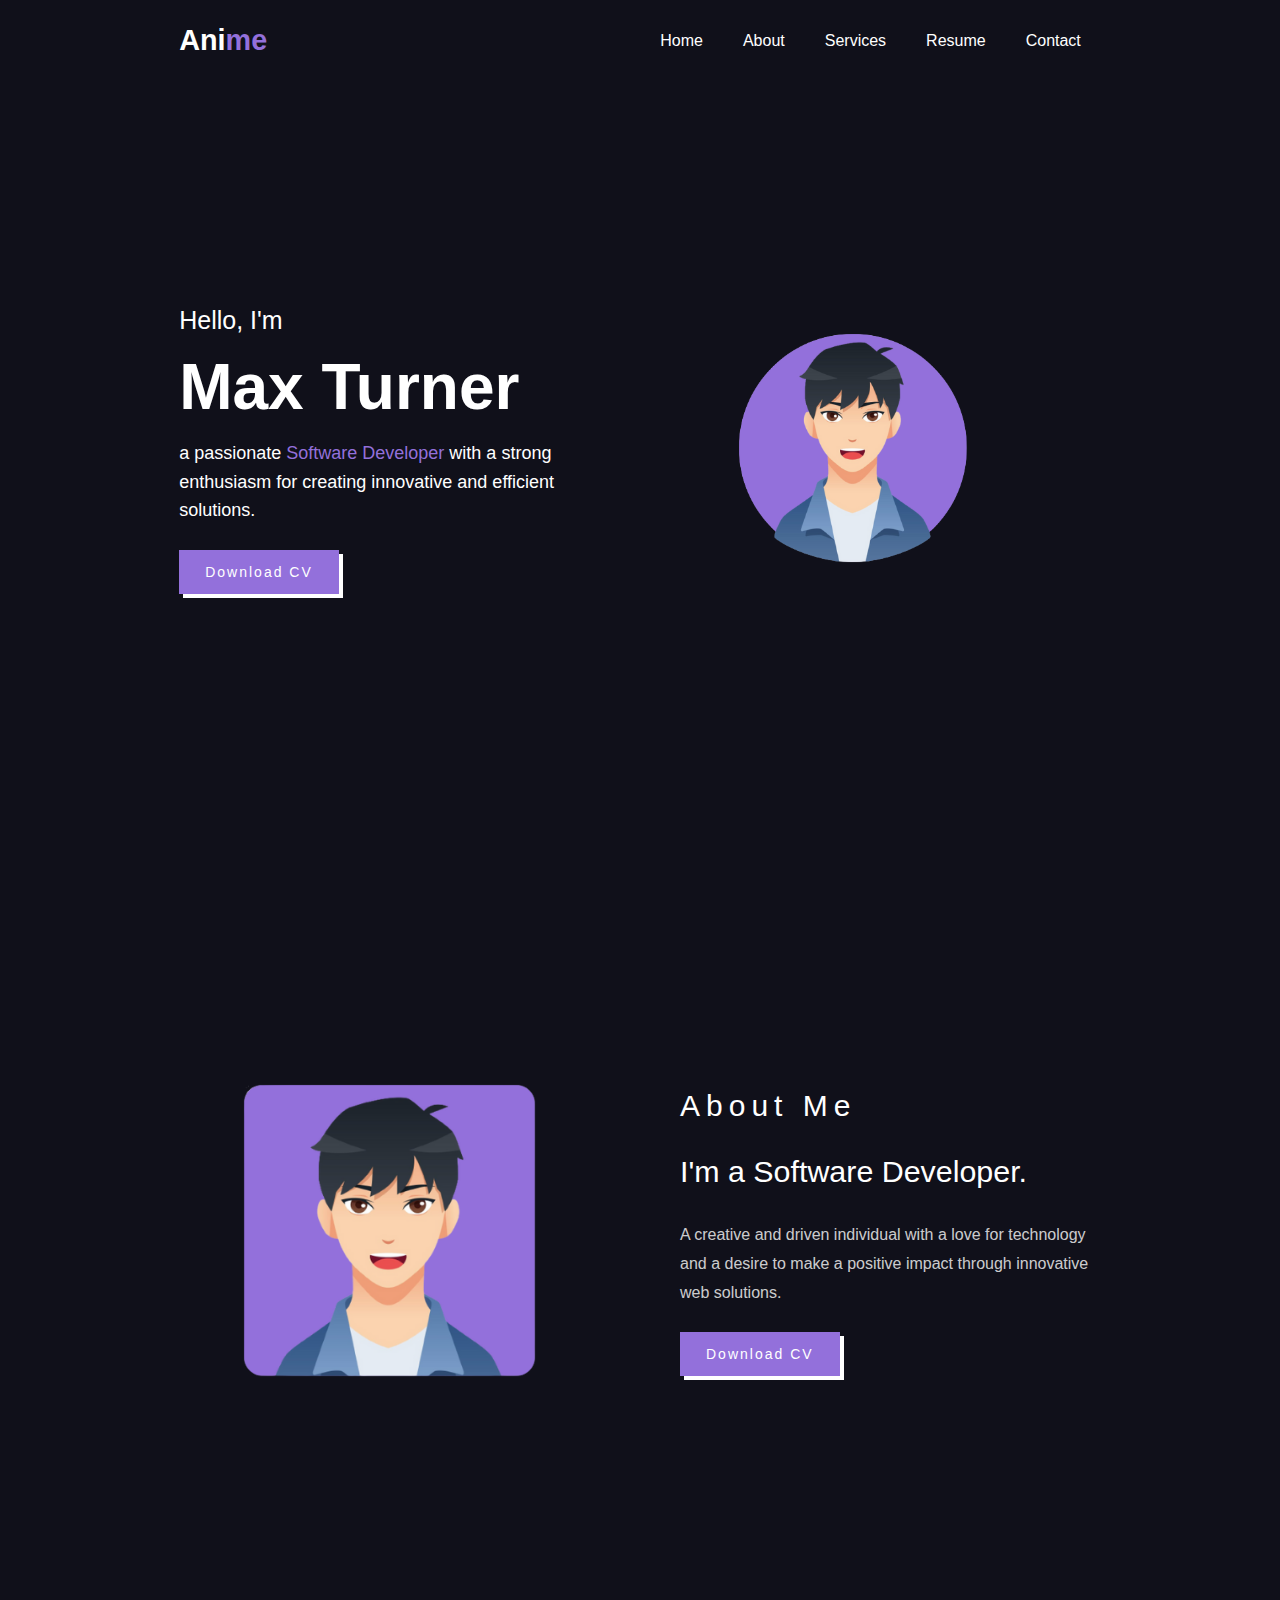
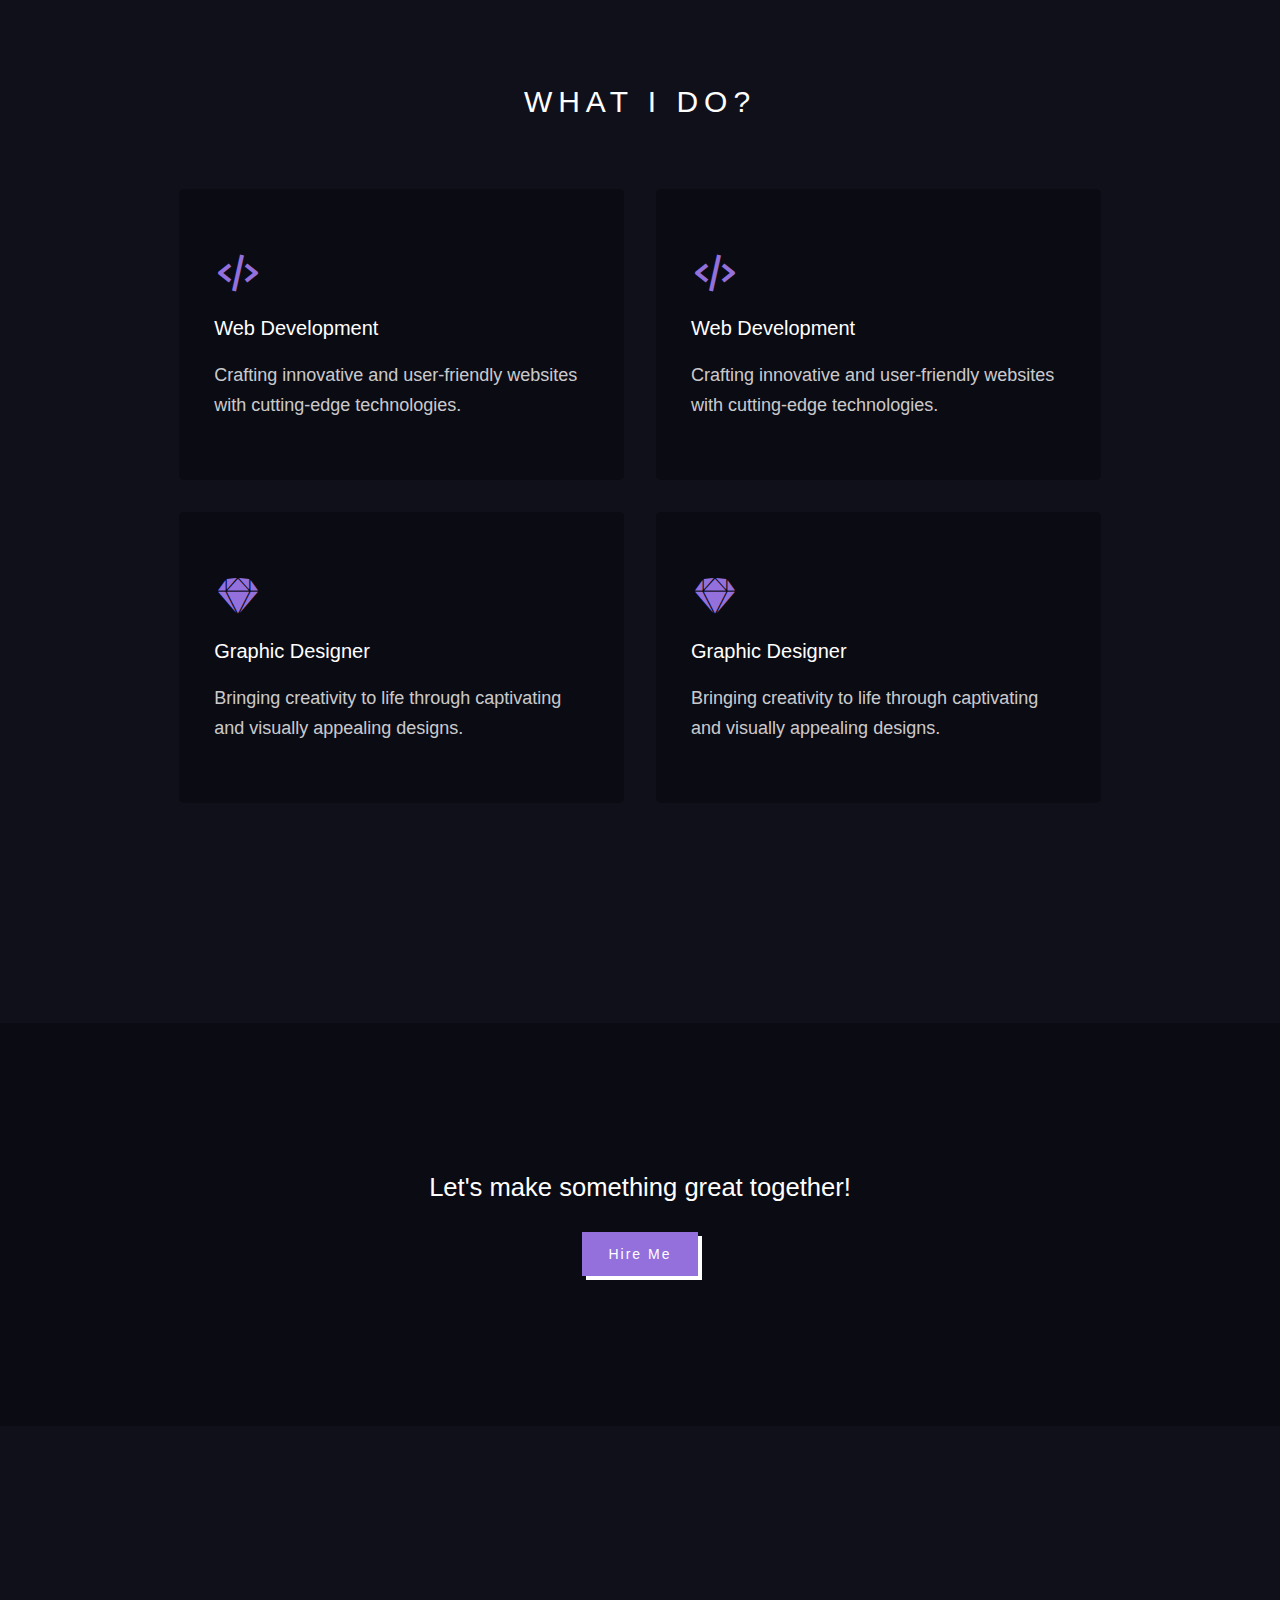
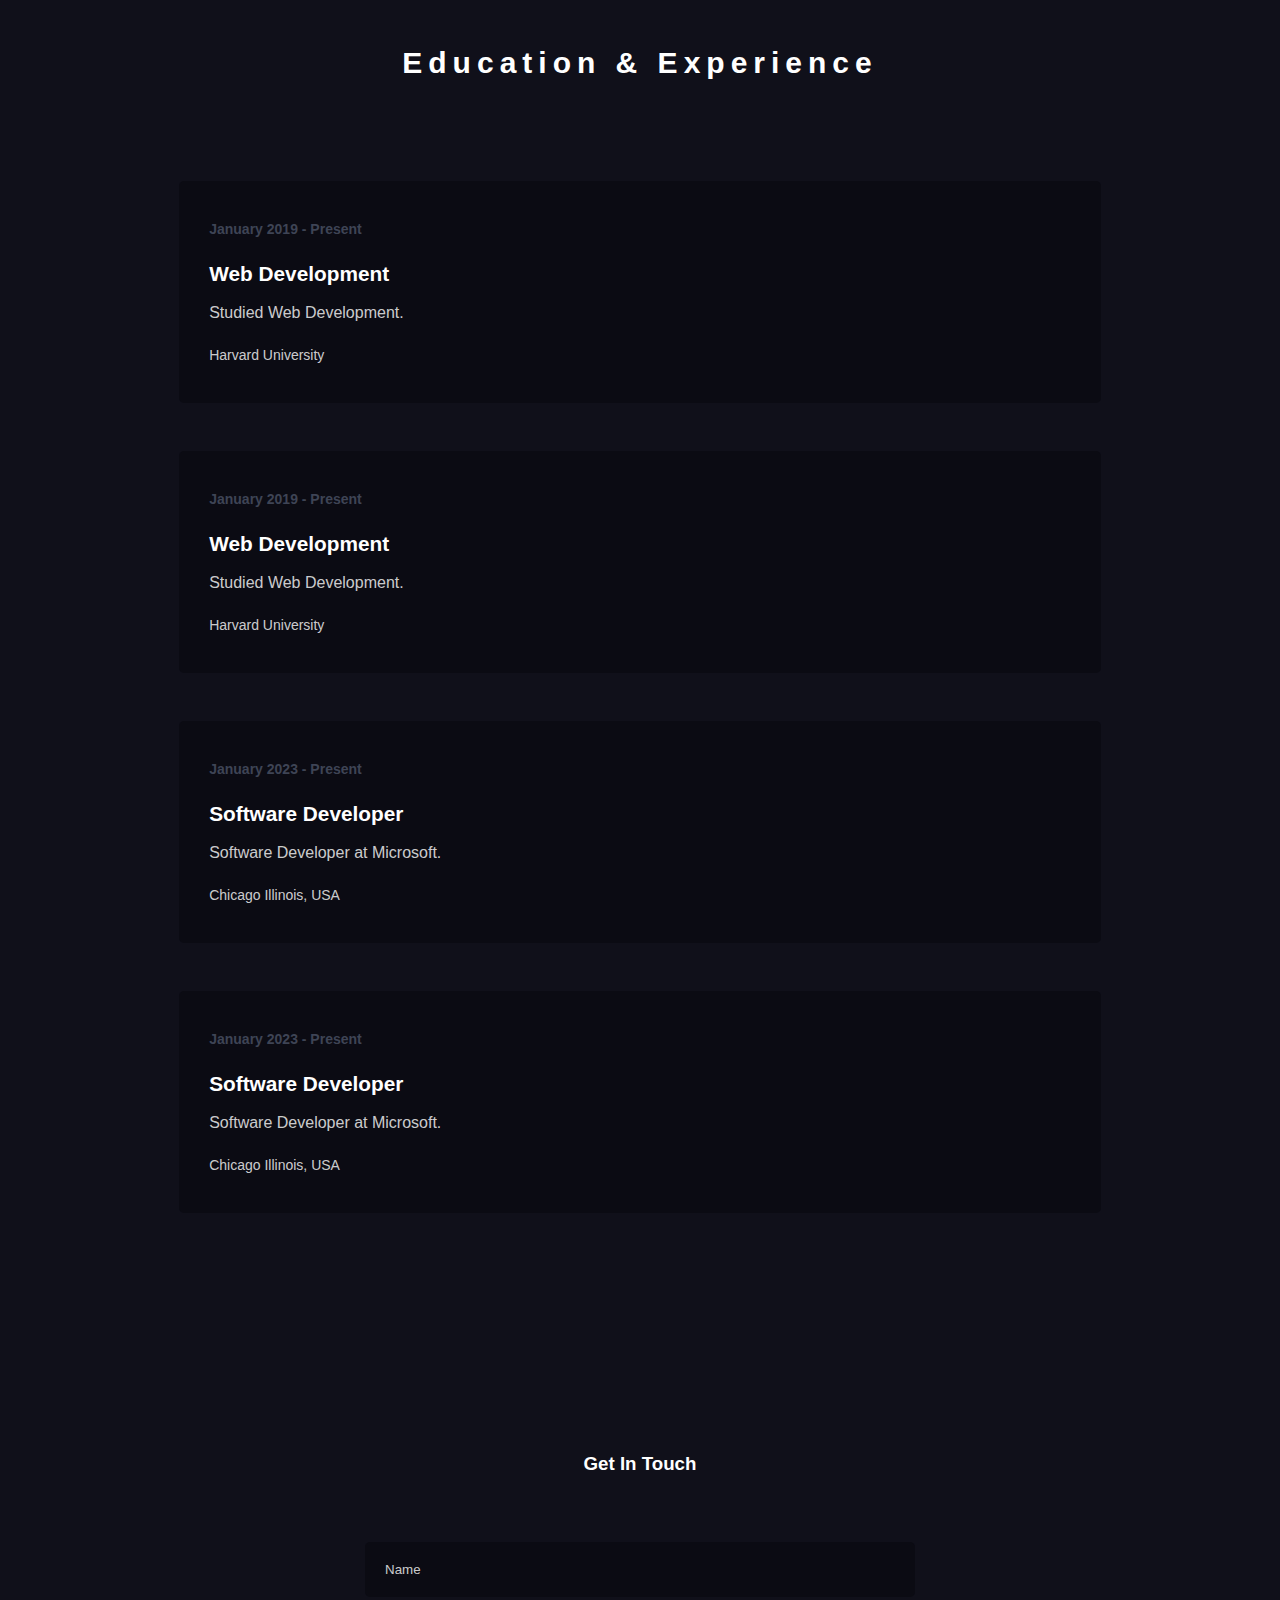
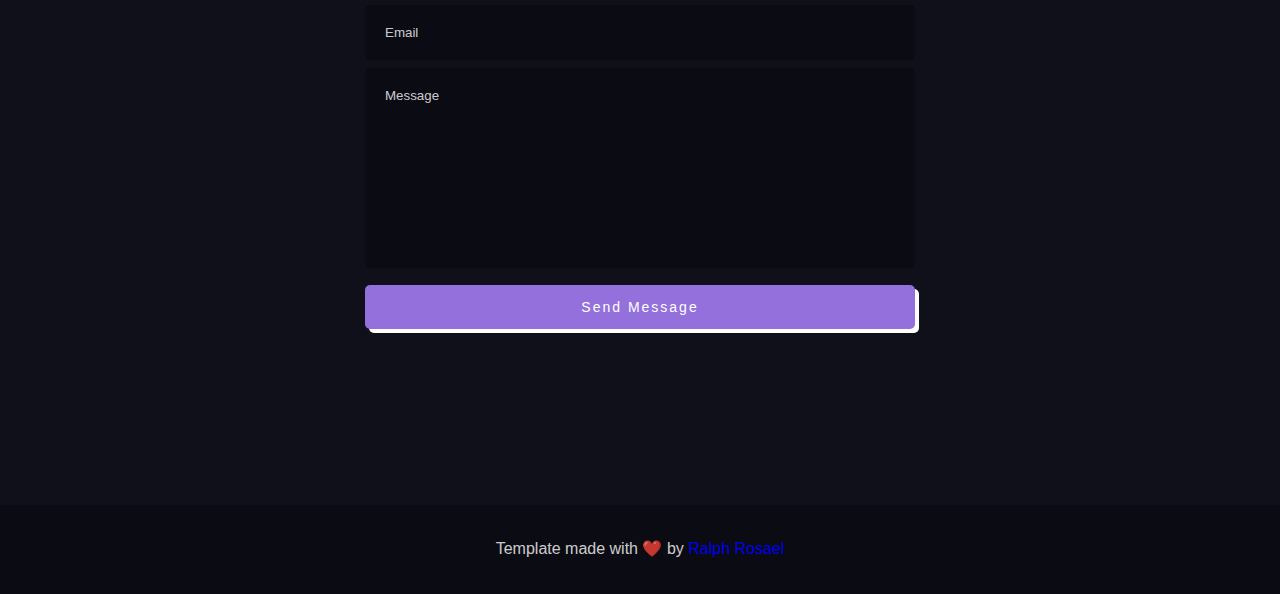
<file: index1.html>
<!DOCTYPE html>
<html lang="en">
<head>
  <meta charset="UTF-8">
  <meta name="viewport" content="width=device-width, initial-scale=1.0">
  <meta property="og:title" content="OSSPH Freefolio - Anime Template" />
  <meta property="og:description" content="100% FREE Professional Portfolio Templates - Anime Template" />
  <meta property="og:type" content="website" />
  <meta property="og:url" content="https://freefolio.web.app/anime" />
  <meta property="og:image" content="https://i.postimg.cc/HnWKRnDB/anime.png" />
  <meta property="og:image:type" content="image/png" />
  <meta property="og:image:width" content="1200" />
  <meta property="og:image:height" content="630" />
  <meta name="twitter:card" content="summary_large_image" />
  <meta name="twitter:image:alt" content="OSSPH Freefolio">
  <meta name="twitter:title" content="OSSPH Freefolio - Anime Template" />
  <meta name="twitter:description" content="100% FREE Professional Portfolio Templates - Anime Template" />

  <!-- Icon -->
  <link type="image/png" sizes="16x16" rel="icon" href="assets/anime.png">
  <!-- External CSS Link -->
  <link rel="stylesheet" type="text/css" href="assets/styles.css">

  <!-- Boxicons Script -->
  <link rel="stylesheet" href="https://unpkg.com/boxicons@latest/css/boxicons.min.css">

  <!-- Google Fonts Link -->
  <link rel="preconnect" href="https://fonts.googleapis.com">
  <link rel="preconnect" href="https://fonts.gstatic.com" crossorigin>
  <link href="https://fonts.googleapis.com/css2?family=Bangers&family=Kosugi+Maru&display=swap" rel="stylesheet">

  <title>Anime a Freefolio template by OSSPH</title>
</head>
<body>
  <!-- Start of Header -->
  <header>
    <a href="#" class="logo">Ani<span>me</span></a>
    <div class="bx bx-menu" id="menu-icon"></div>

    <ul class="navbar">
      <li><a href="#home">Home</a></li>
      <li><a href="#about">About</a></li>
      <li><a href="#services">Services</a></li>
      <li><a href="#resume">Resume</a></li>
      <li><a href="#contact">Contact</a></li>
    </ul>
  </header>
  <!-- End of Header -->

  <!-- Start of Home Section -->
  <section class="home" id="home">
    <div class="home-text">
      <h5>Hello, I'm</h5>
      <h1>Max Turner</h1>
      <h6>a passionate <span>Software Developer</span> with a strong enthusiasm for creating innovative and efficient solutions.</h6>
      <a href="#" class="btn">Download CV</a>
    </div>

    <div class="home-img">
      <img src="img/home.png" alt="anime">
    </div>
  </section>
  <!-- End of Home Section -->

  <!-- Start of About Section -->
  <section class="about" id="about">
    <div class="about-img">
      <img src="img/about.png" alt="anime">
    </div>

    <div class="about-text">
      <h3>About Me</h3>
      <h2>I'm a Software Developer.</h2>
      <p>A creative and driven individual with a love for technology and a desire to make a positive impact through innovative web solutions.</p>

      <div class="main-btn">
        <a href="#" class="btn">Download CV</a>
      </div>
    </div>
  </section>
  <!-- End of About Section -->

  <!-- Start of Services Section -->
  <section class="services" id="services">
    <div class="center">
      <h3>WHAT I DO?</h3>
    </div>

    <div class="service-content">
      <!-- service 01 -->
      <div class="row">
        <i class='bx bx-code-alt'></i>
        <h3>Web Development</h3>
        <p>Crafting innovative and user-friendly websites with cutting-edge technologies.</p>
      </div>

      <!-- service 02 -->
      <div class="row">
        <i class='bx bx-code-alt'></i>
        <h3>Web Development</h3>
        <p>Crafting innovative and user-friendly websites with cutting-edge technologies.</p>
      </div>

      <!-- section 03 -->
      <div class="row">
        <i class='bx bxl-sketch'></i>
        <h3>Graphic Designer</h3>
        <p>Bringing creativity to life through captivating and visually appealing designs.</p>
      </div>

      <!-- section 04 -->
      <div class="row">
        <i class='bx bxl-sketch'></i>
        <h3>Graphic Designer</h3>
        <p>Bringing creativity to life through captivating and visually appealing designs.</p>
      </div>
    </div>
  </section>
  <!-- End of Services Section -->

  <!-- CTA Section -->
  <section class="cta">
    <h4>Let's make something great together!</h4>
    <a href="#" class="btn">Hire Me</a>
  </section>
  <!-- End of CTA Section -->

  <!-- Start of Resume Section -->
  <section class="resume" id="resume">
    <div class="center">
      <h3>Education & Experience</h3>
    </div>

    <div class="resume-content">
      <!-- Education 01 -->
      <div class="box">
        <h6>January 2019 - Present</h6>
        <h4>Web Development</h4>
        <p>Studied Web Development.</p>
        <h5>Harvard University</h5>
      </div>

      <!-- Education 02 -->
      <div class="box">
        <h6>January 2019 - Present</h6>
        <h4>Web Development</h4>
        <p>Studied Web Development.</p>
        <h5>Harvard University</h5>
      </div>
      <!-- End of Education -->

      <!-- Experience 01 -->
      <div class="box">
        <h6>January 2023 - Present</h6>
        <h4>Software Developer</h4>
        <p>Software Developer at Microsoft.</p>
        <h5>Chicago Illinois, USA</h5>
      </div>

      <!-- Experience 02 -->
      <div class="box">
        <h6>January 2023 - Present</h6>
        <h4>Software Developer</h4>
        <p>Software Developer at Microsoft.</p>
        <h5>Chicago Illinois, USA</h5>
      </div>
      <!-- End of Experience -->
    </div>
  </section>
  <!-- End of Resume Section -->

  <!-- Start of Contact Section -->
  <section class="contact" id="contact">
    <div class="contact-center">
      <h3>Get In Touch</h3>
    </div>

    <div class="contact-form">
      <form action="">
        <input type="" placeholder="Name" required>
        <input type="email" placeholder="Email" required">
        <textarea name="" id="" cols="30" rows="10" placeholder="Message" required></textarea>
        <input type="submit" value="Send Message" class="send-btn">
      </form>
    </div>
  </section>
  <!-- End of Contact Section -->

  <!-- Start of Footer Section -->
  <div class="footer">
    <p>Template made with ❤️ by <a href="https://github.com/coder-ralph" target="_blank">Ralph Rosael</a></p>
  </div>
  <!-- End of Footer Section -->

  <!-- JS Script Link -->
  <script src="assets/script.js"></script>

</body>
</html>
</file>
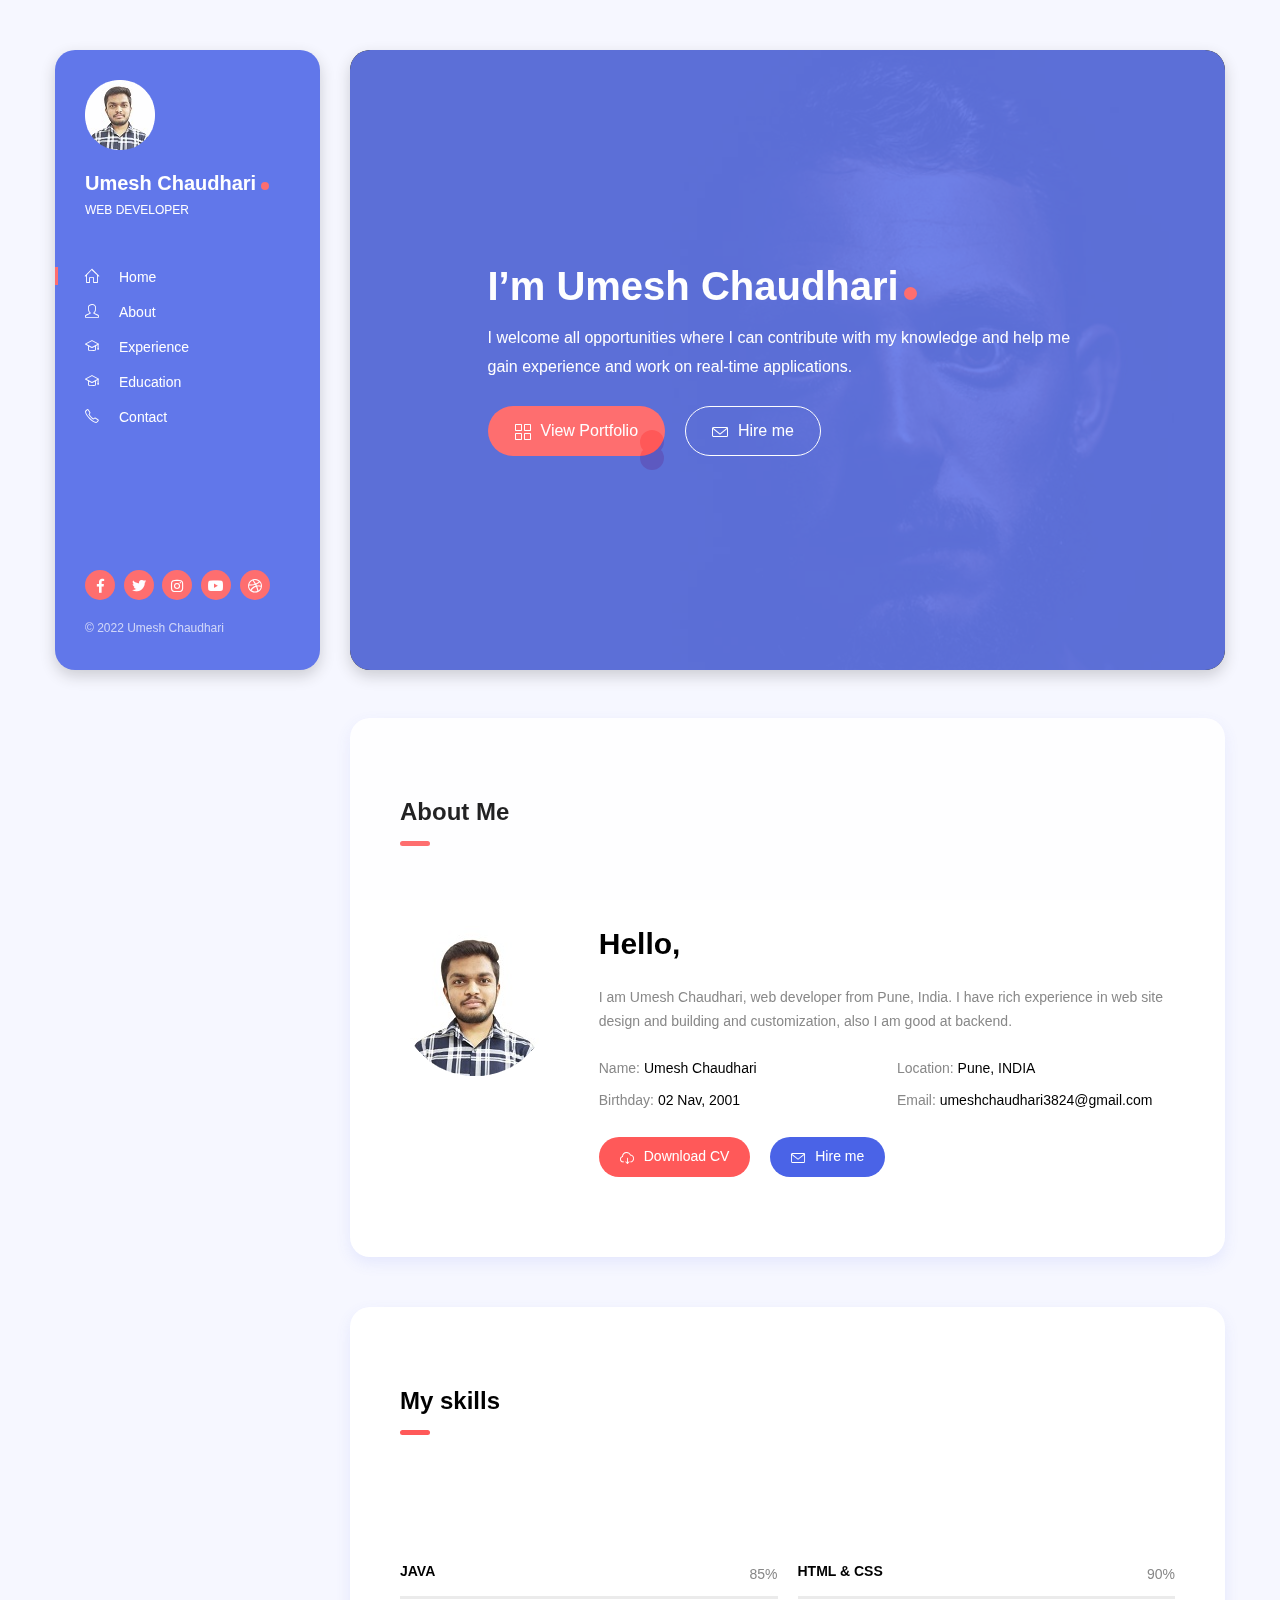
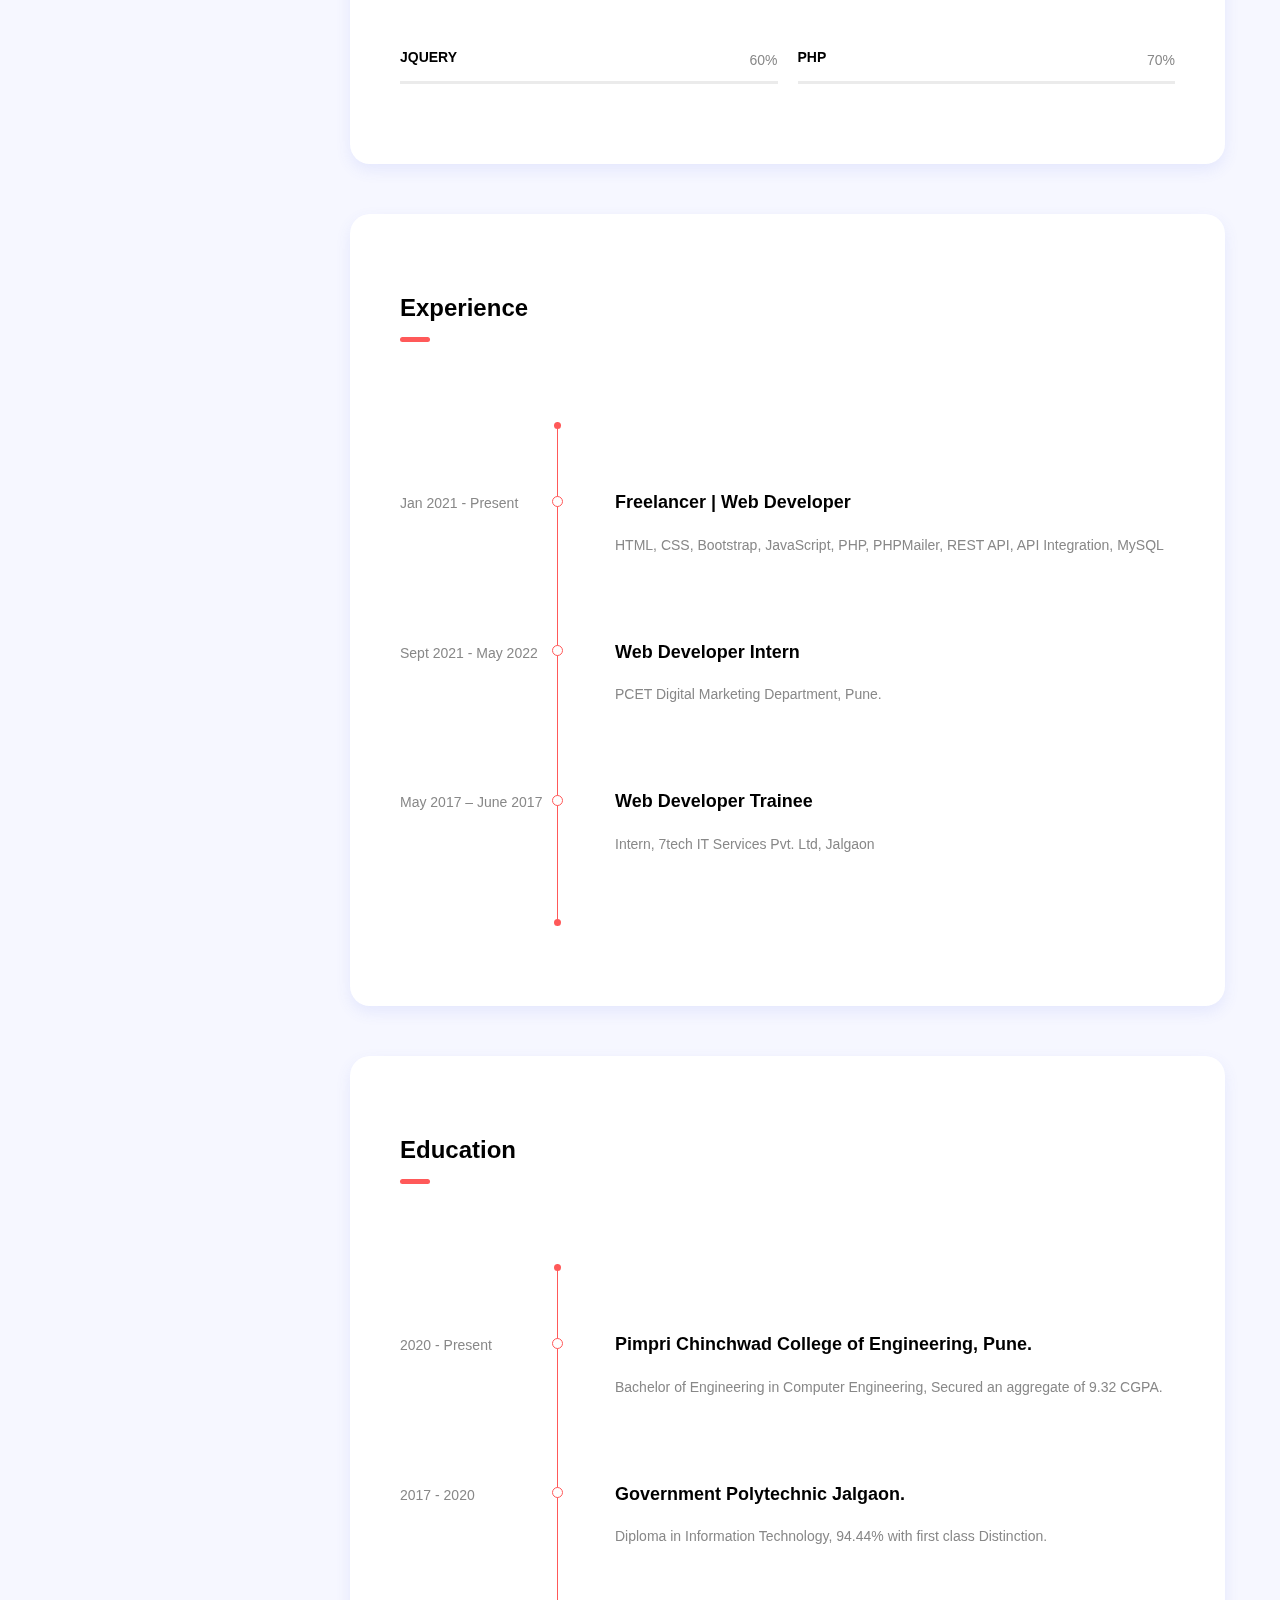
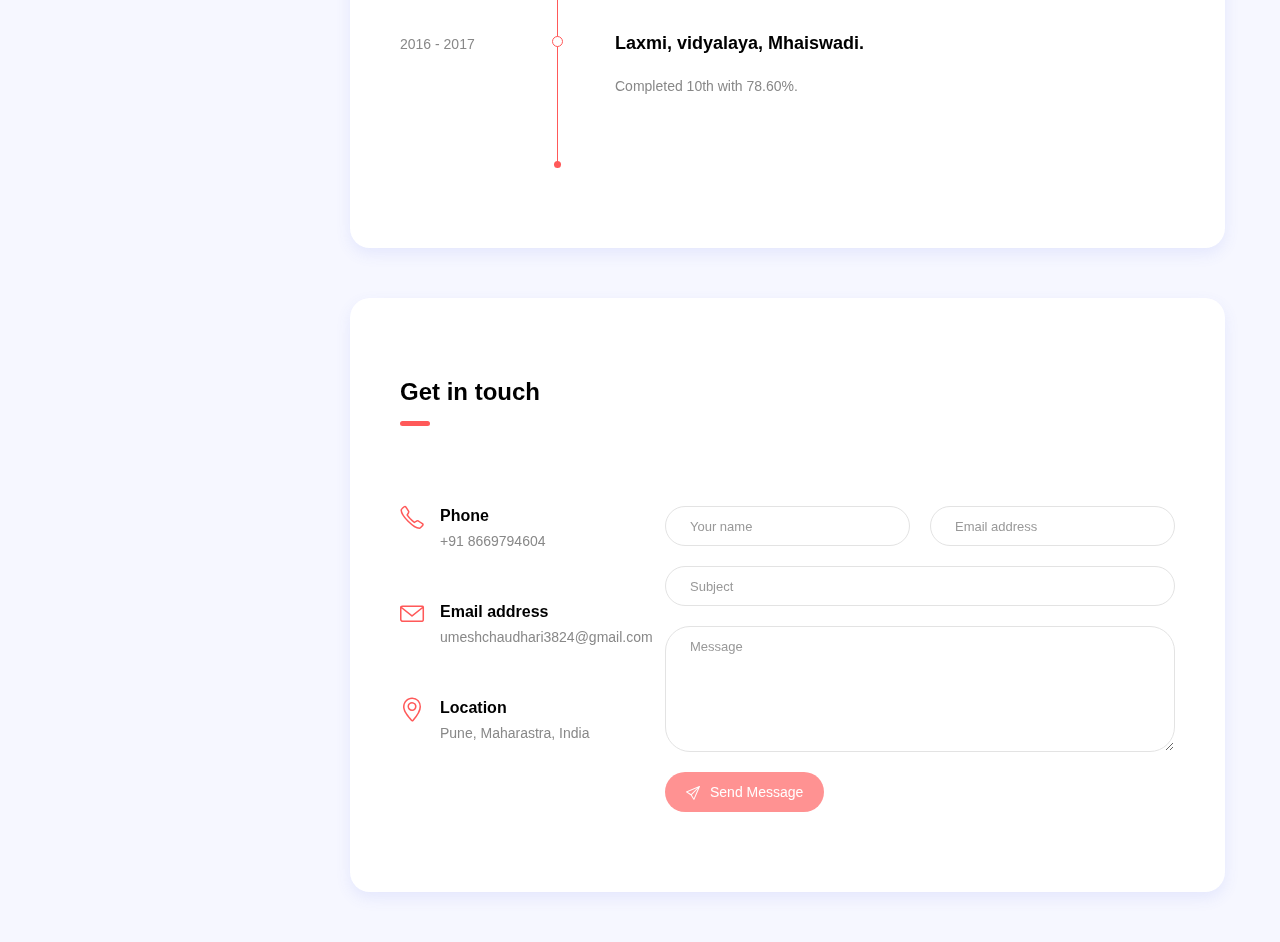
<file: index111.html>
<!DOCTYPE html>
<html lang="en-US">

<head>
	<meta http-equiv="Content-Type" content="text/html; charset=UTF-8">
	<title>Umesh Chaudhari - Web Developer</title>
	<meta name="description" content="Umesh Chaudhari - Web Developer">
	<meta name="viewport" content="width=device-width, initial-scale=1, maximum-scale=1">
	<link rel="shortcut icon" type="image/x-icon" href="images/umesh70.png">

	<!-- STYLESHEETS -->
	<link rel="stylesheet" href="css/bootstrap.min.css" type="text/css" media="all">
	<link rel="stylesheet" href="css/all.min.css" type="text/css" media="all">
	<link rel="stylesheet" href="css/simple-line-icons.css" type="text/css" media="all">
	<link rel="stylesheet" href="css/slick.css" type="text/css" media="all">
	<link rel="stylesheet" href="css/jquery.mCustomScrollbar.min.css" type="text/css" media="all">
	<link rel="stylesheet" href="css/style.css" type="text/css" media="all">

</head>

<body>

<!-- preloader -->
<div id="preloader">
	<div class="outer">
		<div class="spinner">
			<div class="dot1"></div>
			<div class="dot2"></div>
		</div>
	</div>
</div>

<!-- site wrapper -->
<div class="site-wrapper">

	<!-- mobile header -->
	<div class="mobile-header py-2 px-3 mt-4">
		<button class="menu-icon mr-2">
			<span></span>
			<span></span>
			<span></span>
		</button>
		<a href="index-2.html" class="logo"><img src="images/umesh70.png" alt="Umesh Chaudhari" /></a>
		<a href="index-2.html" class="site-title dot ml-2">Umesh Chaudhari</a>
	</div>

	<!-- header -->
	<header class="left float-left shadow-dark" id="header">
		<button type="button" class="close" aria-label="Close">
			<span aria-hidden="true">&times;</span>
		</button>
		<div class="header-inner d-flex align-items-start flex-column">
			<a href="index-2.html"><img src="images/umesh70.png" alt="Umesh Chaudhari" /></a>
			<a href="index-2.html" class="site-title dot mt-3">Umesh Chaudhari</a>
			<span class="site-slogan">Web Developer</span>
			
			<!-- navigation menu -->
			<nav>
				<ul class="vertical-menu scrollspy">
					<li><a href="#home" class="active"><i class="icon-home"></i>Home</a></li>
					<li><a href="#about"><i class="icon-user"></i>About</a></li>
					<!-- <li><a href="#services"><i class="icon-bulb"></i>Services</a></li> -->
					<li><a href="#experience"><i class="icon-graduation"></i>Experience</a></li>
					<li><a href="#education"><i class="icon-graduation"></i>Education</a></li>
					<!-- <li><a href="#works"><i class="icon-grid"></i>Works</a></li>
					<li><a href="#blog"><i class="icon-pencil"></i>Blog</a></li> -->
					<li><a href="#contact"><i class="icon-phone"></i>Contact</a></li>
				</ul>
			</nav>
			
			<!-- footer -->
			<div class="footer mt-auto">

				<!-- social icons -->
				<ul class="social-icons list-inline">
					<li class="list-inline-item"><a href="#"><i class="fab fa-facebook-f"></i></a></li>
					<li class="list-inline-item"><a href="#"><i class="fab fa-twitter"></i></a></li>
					<li class="list-inline-item"><a href="#"><i class="fab fa-instagram"></i></a></li>
					<li class="list-inline-item"><a href="#"><i class="fab fa-youtube"></i></a></li>
					<li class="list-inline-item"><a href="#"><i class="fab fa-dribbble"></i></a></li>
				</ul>

				<!-- copyright -->
				<span class="copyright">© 2022 Umesh Chaudhari</span>
			</div>
		</div>
	</header>

	<!-- main content area -->
	<main class="content float-right">

		<!-- section hero -->
		<section class="hero background parallax shadow-dark d-flex align-items-center" id="home" data-image-src="images/hero.jpg">
			<div class="cta mx-auto mt-2">
				<h1 class="mt-0 mb-4">I’m Umesh Chaudhari<span class="dot"></span></h1>
				<p class="mb-4">I welcome all opportunities where I can contribute with my knowledge and help me gain experience and work on real-time applications.</p>
				<a href="#" class="btn btn-default btn-lg mr-3"><i class="icon-grid"></i>View Portfolio</a>
				<div class="spacer d-md-none d-lg-none d-sm-none" data-height="10"></div>
				<a href="#" class="btn btn-border-light btn-lg"><i class="icon-envelope"></i>Hire me</a>
			</div>
			<div class="overlay"></div>
		</section>

		<!-- section about -->
		<section id="about" class="shadow-blue white-bg padding mt-5">
			<h3 class="section-title">About Me</h3>
			<div class="spacer" data-height="80"></div>

			<div class="row">
				<div class="col-md-3">
					<img src="images/umesh150.png" alt="about" />
				</div>
				<div class="col-md-9">
					<h2 class="mt-4 mt-md-0 mb-4">Hello,</h2>
					<p class="mb-0">I am Umesh Chaudhari, web developer from Pune, India. I have rich experience in web site design and building and customization, also I am good at backend.</p>
					<div class="row my-4">
						<div class="col-md-6">
							<p class="mb-2">Name: <span class="text-dark">Umesh Chaudhari</span></p>
							<p class="mb-0">Birthday: <span class="text-dark">02 Nav, 2001</span></p>
						</div>
						<div class="col-md-6 mt-2 mt-md-0 mt-sm-2">
							<p class="mb-2">Location: <span class="text-dark">Pune, INDIA</span></p>
							<p class="mb-0">Email: <span class="text-dark">umeshchaudhari3824@gmail.com</span></p>
						</div>
					</div>
					<a href="#" class="btn btn-default mr-3"><i class="icon-cloud-download"></i>Download CV</a>
					<a href="mailto:umeshchuadhari3824@gmail.com" class="btn btn-alt mt-2 mt-md-0 mt-xs-2"><i class="icon-envelope"></i>Hire me</a>
				</div>
			</div>
		</section>

		<!-- section skills -->
		<section id="skills" class="shadow-blue white-bg padding">
			<h3 class="section-title">My skills</h3>
			<div class="spacer" data-height="80"></div>
			
			<!-- <p class="mb-0">Far far away, behind the word mountains, far from the countries Vokalia and Consonantia, there live the blind texts. Separated they live in Bookmarksgrove right at the coast of the Semantics</p> -->

			<div class="row mt-5">

				<div class="col-md-6">
					<!-- skill item -->
					<div class="skill-item">
						<div class="skill-info clearfix">
							<h4 class="float-left mb-3 mt-0">Java</h4>
							<span class="float-right">85%</span>
						</div>
						<div class="progress">
							<div class="progress-bar" role="progressbar" aria-valuemin="0" aria-valuemax="100" aria-valuenow="85">
							</div>
						</div>
						<div class="spacer" data-height="50"></div>
					</div>
				</div>

				<div class="col-md-6">
					<!-- skill item -->
					<div class="skill-item">
						<div class="skill-info clearfix">
							<h4 class="float-left mb-3 mt-0">HTML & CSS</h4>
							<span class="float-right">90%</span>
						</div>
						<div class="progress">
							<div class="progress-bar" role="progressbar" aria-valuemin="0" aria-valuemax="100" aria-valuenow="90">
							</div>
						</div>
						<div class="spacer" data-height="50"></div>
					</div>
				</div>

				<div class="col-md-6">
					<!-- skill item -->
					<div class="skill-item">
						<div class="skill-info clearfix">
							<h4 class="float-left mb-3 mt-0">jQuery</h4>
							<span class="float-right">60%</span>
						</div>
						<div class="progress">
							<div class="progress-bar" role="progressbar" aria-valuemin="0" aria-valuemax="100" aria-valuenow="60">
							</div>
						</div>
						<div class="spacer d-md-none d-lg-none" data-height="50"></div>
					</div>
				</div>

				<div class="col-md-6">
					<!-- skill item -->
					<div class="skill-item">
						<div class="skill-info clearfix">
							<h4 class="float-left mb-3 mt-0">PHP</h4>
							<span class="float-right">70%</span>
						</div>
						<div class="progress">
							<div class="progress-bar" role="progressbar" aria-valuemin="0" aria-valuemax="100" aria-valuenow="70">
							</div>
						</div>
					</div>
				</div>

			</div>
		</section>

		<!-- section facts -->
		<!-- <section id="facts" class="shadow-dark color-white background parallax padding-50" data-image-src="images/background-1.html">
			<div class="row relative z-1">
				<div class="col-md-3 col-sm-6">
					<div class="fact-item text-center">
						<i class="icon-like icon-circle"></i>
						<h2 class="count">157</h2>
						<span>Projects completed</span>
					</div>
				</div>
				<div class="col-md-3 col-sm-6">
					<div class="fact-item text-center">
						<i class="icon-cup icon-circle"></i>
						<h2 class="count">2765</h2>
						<span>Cup of coffee</span>
					</div>
				</div>
				<div class="col-md-3 col-sm-6">
					<div class="fact-item text-center">
						<i class="icon-emotsmile icon-circle"></i>
						<h2 class="count">350</h2>
						<span>Happy customers</span>
					</div>
				</div>
				<div class="col-md-3 col-sm-6">
					<div class="fact-item text-center">
						<i class="icon-trophy icon-circle"></i>
						<h2 class="count">29</h2>
						<span>Awards won</span>
					</div>
				</div>
			</div>
			<div class="overlay"></div>
		</section> -->

		<!-- section services -->
		<!-- <section id="services" class="shadow-blue white-bg padding">
			<h3 class="section-title">Services</h3>
			<div class="spacer" data-height="80"></div>
			<div class="row">
				<div class="col-md-4 col-sm-6">
					<div class="service-item text-center">
						<i class="icon-globe icon-simple"></i>
						<h4 class="my-3">Development</h4>
						<p class="mb-0">Lorem ipsum dolor sit amet consectetuer elit.</p>
					</div>
					<div class="spacer" data-height="20"></div>
				</div>

				<div class="col-md-4 col-sm-6">
					<div class="service-item text-center">
						<i class="icon-chemistry icon-simple"></i>
						<h4 class="my-3">Design</h4>
						<p class="mb-0">Lorem ipsum dolor sit amet consectetuer elit.</p>
					</div>
					<div class="spacer" data-height="20"></div>
				</div>

				<div class="col-md-4 col-sm-6">
					<div class="service-item text-center">
						<i class="icon-directions icon-simple"></i>
						<h4 class="my-3">Advertising</h4>
						<p class="mb-0">Lorem ipsum dolor sit amet consectetuer elit.</p>
					</div>
					<div class="spacer" data-height="20"></div>
				</div>

				<div class="col-md-4 col-sm-6">
					<div class="service-item text-center">
						<i class="icon-rocket icon-simple"></i>
						<h4 class="my-3">SEO</h4>
						<p class="mb-0">Lorem ipsum dolor sit amet consectetuer elit.</p>
					</div>
					<div class="spacer d-md-none d-lg-none" data-height="20"></div>
				</div>

				<div class="col-md-4 col-sm-6">
					<div class="service-item text-center">
						<i class="icon-note icon-simple"></i>
						<h4 class="my-3">Copy Write</h4>
						<p class="mb-0">Lorem ipsum dolor sit amet consectetuer elit.</p>
					</div>
					<div class="spacer d-md-none d-lg-none" data-height="20"></div>
				</div>

				<div class="col-md-4 col-sm-6">
					<div class="service-item text-center">
						<i class="icon-bubbles icon-simple"></i>
						<h4 class="my-3">Support</h4>
						<p class="mb-0">Lorem ipsum dolor sit amet consectetuer elit.</p>
					</div>
				</div>
			</div>
		</section> -->

		<!-- section experience -->
		<section id="experience" class="shadow-blue white-bg padding">
			<h3 class="section-title">Experience</h3>
			<div class="spacer" data-height="80"></div>
			<div class="timeline">
				<div class="entry">
					<div class="title">
						<span>Jan 2021 - Present</span>
					</div>
					<div class="body">
						<h4 class="mt-0">Freelancer | Web Developer</h4>
						<p>HTML, CSS, Bootstrap, JavaScript, PHP, PHPMailer, REST API, API Integration, MySQL</p>
					</div>
				</div>
				<div class="entry">
					<div class="title">
						<span>Sept 2021 - May 2022</span>
					</div>
					<div class="body">
						<h4 class="mt-0">Web Developer Intern</h4>
						<p>PCET Digital Marketing Department, Pune.</p>
					</div>
				</div>
				<div class="entry">
					<div class="title">
						<span>May 2017 – June 2017</span>
					</div>
					<div class="body">
						<h4 class="mt-0">Web Developer Trainee</h4>
						<p>Intern, 7tech IT Services Pvt. Ltd, Jalgaon</p>
					</div>
				</div>
				<span class="timeline-line"></span>
			</div>
		</section>

			<!-- section education -->
			<section id="education" class="shadow-blue white-bg padding">
				<h3 class="section-title">Education</h3>
				<div class="spacer" data-height="80"></div>
				<div class="timeline">
					<div class="entry">
						<div class="title">
							<span>2020 - Present</span>
						</div>
						<div class="body">
							<h4 class="mt-0">Pimpri Chinchwad College of Engineering, Pune.</h4>
							<p>Bachelor of Engineering in Computer Engineering, Secured an aggregate of 9.32 CGPA.</p>
						</div>
					</div>
					<div class="entry">
						<div class="title">
							<span>2017 - 2020</span>
						</div>
						<div class="body">
							<h4 class="mt-0">Government Polytechnic Jalgaon.</h4>
							<p>Diploma in Information Technology, 94.44% with first class Distinction.</p>
						</div>
					</div>
					<div class="entry">
						<div class="title">
							<span>2016 - 2017</span>
						</div>
						<div class="body">
							<h4 class="mt-0">Laxmi, vidyalaya, Mhaiswadi.</h4>
							<p>Completed 10th with 78.60%.</p>
						</div>
					</div>
					<span class="timeline-line"></span>
				</div>
			</section>
		<!-- section works -->
		<!-- <section id="works" class="shadow-blue white-bg padding">
			<h3 class="section-title">Portfolio</h3>
			<div class="spacer" data-height="80"></div>
			<ul class="portfolio-filter list-inline">
				<li class="current list-inline-item" data-filter="*">All Projects</li>
				<li class="list-inline-item" data-filter=".branding">Branding</li>
				<li class="list-inline-item" data-filter=".creative">Creative</li>
				<li class="list-inline-item" data-filter=".design">Design</li>
				<li class="list-inline-item" data-filter=".video">Video</li>
			</ul>
			<div class="pf-filter-wrapper mb-4">
				<select class="portfolio-filter-mobile">
					<option value="*">Everything</option>
					<option value=".creative">Creative</option>
					<option value=".video">Video</option>
					<option value=".design">Design</option>
					<option value=".branding">Branding</option>
				</select>
			</div>
			<div class="row portfolio-wrapper">
				<div class="col-md-4 col-sm-6 grid-item video">
					<a href="work-single.html">
						<div class="portfolio-item">
							<div class="details">
								<h4 class="title">Creative Art</h4>
								<span class="term">Art, Creative</span>
							</div>
							<span class="plus-icon">+</span>
							<div class="thumb">
								<img src="images/portfolio/1.jpg" alt="Portfolio-title" />
								<div class="mask"></div>
							</div>
						</div>
					</a>
				</div>
				<div class="col-md-4 col-sm-6 grid-item creative design">
					<a href="work-single.html">
						<div class="portfolio-item">
							<div class="details">
								<h4 class="title">Apple USB</h4>
								<span class="term">Creative, Design</span>
							</div>
							<span class="plus-icon">+</span>
							<div class="thumb">
								<img src="images/portfolio/2.jpg" alt="Portfolio-title" />
								<div class="mask"></div>
							</div>
						</div>
					</a>
				</div>
				<div class="col-md-4 col-sm-6 grid-item branding">
					<a href="work-single.html">
						<div class="portfolio-item">
							<div class="details">
								<h4 class="title">Work Space</h4>
								<span class="term">Branding</span>
							</div>
							<span class="plus-icon">+</span>
							<div class="thumb">
								<img src="images/portfolio/3.jpg" alt="Portfolio-title" />
								<div class="mask"></div>
							</div>
						</div>
					</a>
				</div>
				<div class="col-md-4 col-sm-6 grid-item creative">
					<a href="work-single.html">
						<div class="portfolio-item">
							<div class="details">
								<h4 class="title">Creative Bulb</h4>
								<span class="term">Creative</span>
							</div>
							<span class="plus-icon">+</span>
							<div class="thumb">
								<img src="images/portfolio/4.jpg" alt="Portfolio-title" />
								<div class="mask"></div>
							</div>
						</div>
					</a>
				</div>
				<div class="col-md-4 col-sm-6 grid-item video branding">
					<a href="work-single.html">
						<div class="portfolio-item">
							<div class="details">
								<h4 class="title">iPhone 8</h4>
								<span class="term">Art, Branding</span>
							</div>
							<span class="plus-icon">+</span>
							<div class="thumb">
								<img src="images/portfolio/5.jpg" alt="Portfolio-title" />
								<div class="mask"></div>
							</div>
						</div>
					</a>
				</div>
				<div class="col-md-4 col-sm-6 grid-item creative design">
					<a href="work-single.html">
						<div class="portfolio-item">
							<div class="details">
								<h4 class="title">Minimal Art</h4>
								<span class="term">Design, Creative</span>
							</div>
							<span class="plus-icon">+</span>
							<div class="thumb">
								<img src="images/portfolio/6.jpg" alt="Portfolio-title" />
								<div class="mask"></div>
							</div>
						</div>
					</a>
				</div>

			</div>
			<div class="load-more text-center mt-4">
				<a href="javascript:" class="btn btn-default"><i class="fas fa-circle-notch"></i> Load more</a>
				<ul class="portfolio-pagination list-inline d-none">
					<li class="list-inline-item">1</li>
					<li class="list-inline-item"><a href="works-2.html">2</a></li>
				</ul>
			</div>
		</section> -->

		<!-- section pricing table -->
		<!-- <section id="price" class="shadow-blue white-bg padding">
			<h3 class="section-title">Pricing table</h3>
			<div class="spacer" data-height="97"></div>

			<div class="row">
				<div class="col-md-4 pr-md-0 mt-3">
					<div class="price-item text-center">
						<i class="price-icon icon-energy"></i>
						<span class="plan">Basic</span>
						<h3 class="price"><em>$</em>14<span>/mo</span></h3>
						<div class="price-content">
							<ul>
								<li>Frontend Builder</li>
								<li>Regular Support</li>
								<li>1 Years of Updates</li>
							</ul>
						</div>
						<a href="#" class="btn btn-default">Get Started</a>
					</div>
				</div>
				<div class="col-md-4 px-md-0 my-5 my-md-0">
					<div class="price-item text-center recommended">
						<i class="price-icon icon-fire"></i>
						<span class="plan">Professional</span>
						<h3 class="price"><em>$</em>41<span>/mo</span></h3>
						<div class="price-content">
							<ul>
								<li>Frontend Builder</li>
								<li>Regular Support</li>
								<li>2 Years of Updates</li>
								<li>White Labeling</li>
							</ul>
						</div>
						<a href="#" class="btn btn-default">Get Started</a>
					</div>
				</div>
				<div class="col-md-4 pl-md-0 mt-0 mt-md-3">
					<div class="price-item text-center">
						<i class="price-icon icon-rocket"></i>
						<span class="plan">Premium</span>
						<h3 class="price"><em>$</em>99<span>/mo</span></h3>
						<div class="price-content">
							<ul>
								<li>Frontend Builder</li>
								<li>Regular Support</li>
								<li>3 Years of Updates</li>
							</ul>
						</div>
						<a href="#" class="btn btn-default">Get Started</a>
					</div>
				</div>
			</div>
		</section> -->

		<!-- section testimonials -->
		<!-- <section id="testimonials" class="shadow-blue white-bg padding">
			<h3 class="section-title">Testimonials</h3>
			<div class="spacer" data-height="97"></div>
			<div class="row testimonials-wrapper">
				<div class="col-md-6">
					<div class="testimonial-item">
						<span class="symbol"><i class="fas fa-quote-left"></i></span>
						<p>I enjoy working with the theme and learn so much. You guys make the process fun and interesting. Good luck!</p>
						<div class="testimonial-details">
							<div class="thumb">
								<img src="images/customer-1.png" alt="customer-name" />
							</div>
							<div class="info">
								<h4>Helen Doe</h4>
								<span>Themeforest customer</span>
							</div>
						</div>
					</div>
				</div>
				<div class="col-md-6">
					<div class="testimonial-item">
						<span class="symbol"><i class="fas fa-quote-left"></i></span>
						<p>I enjoy working with the theme and learn so much. You guys make the process fun and interesting. Good luck!</p>
						<div class="testimonial-details">
							<div class="thumb">
								<img src="images/customer-2.png" alt="customer-name" />
							</div>
							<div class="info">
								<h4>Jane Doe</h4>
								<span>Themeforest customer</span>
							</div>
						</div>
					</div>
				</div>
				<div class="col-md-6">
					<div class="testimonial-item">
						<span class="symbol"><i class="fas fa-quote-left"></i></span>
						<p>I enjoy working with the theme and learn so much. You guys make the process fun and interesting. Good luck!</p>
						<div class="testimonial-details">
							<div class="thumb">
								<img src="images/customer-1.png" alt="customer-name" />
							</div>
							<div class="info">
								<h4>Helen Doe</h4>
								<span>Themeforest customer</span>
							</div>
						</div>
					</div>
				</div>
			</div>
		</section> -->

		<!-- section clients -->
		<!-- <section id="clients" class="shadow-dark background-blue color-white padding-50">
			<h2 class="d-none">Clients</h2>
			<div class="clients-wrapper row">
				<div class="col-md-3">
					<div class="client-item">
						<div class="inner">
							<img src="images/clients/1.png" alt="client-name" />
						</div>
					</div>
				</div>
				<div class="col-md-3">
					<div class="client-item">
						<div class="inner">
							<img src="images/clients/2.png" alt="client-name" />
						</div>
					</div>
				</div>
				<div class="col-md-3">
					<div class="client-item">
						<div class="inner">
							<img src="images/clients/3.png" alt="client-name" />
						</div>
					</div>
				</div>
				<div class="col-md-3">
					<div class="client-item">
						<div class="inner">
							<img src="images/clients/4.png" alt="client-name" />
						</div>
					</div>
				</div>
				<div class="col-md-3">
					<div class="client-item">
						<div class="inner">
							<img src="images/clients/2.png" alt="client-name" />
						</div>
					</div>
				</div>
			</div>
		</section> -->

		<!-- section blog -->
		<!-- <section id="blog" class="shadow-blue white-bg padding">
			<h3 class="section-title">Recent posts</h3>
			<div class="spacer" data-height="80"></div>
			<div class="row">
				<div class="col-md-4">
					<div class="blog-item">
						<div class="thumb">
							<a href="#">
								<span class="category">Thoughts</span>
							</a>
							<a href="#">
								<img src="images/blog/1.jpg" alt="blog-title" />
							</a>
						</div>
						<h4 class="mt-4 mb-0"><a href="#">The Truth About Design In 3 Minutes</a></h4>
						<ul class="list-inline meta mb-0 mt-3">
							<li class="list-inline-item">13 March, 2019</li>
							<li class="list-inline-item">Bako Doe</li>
						</ul>
					</div>
				</div>
				<div class="col-md-4">
					<div class="blog-item">
						<div class="thumb">
							<a href="#">
								<span class="category">Blog</span>
							</a>
							<a href="#">
								<img src="images/blog/2.jpg" alt="blog-title" />
							</a>
						</div>
						<h4 class="mt-4 mb-0"><a href="#">The Ugly Truth About Design</a></h4>
						<ul class="list-inline meta mb-0 mt-3">
							<li class="list-inline-item">13 March, 2019</li>
							<li class="list-inline-item">Bako Doe</li>
						</ul>
					</div>
				</div>
				<div class="col-md-4">
					<div class="blog-item">
						<div class="thumb">
							<a href="#">
								<span class="category">Tech</span>
							</a>
							<a href="#">
								<img src="images/blog/3.jpg" alt="blog-title" />
							</a>
						</div>
						<h4 class="mt-4 mb-0"><a href="#">How To Become Better With UI Design</a></h4>
						<ul class="list-inline meta mb-0 mt-3">
							<li class="list-inline-item">13 March, 2019</li>
							<li class="list-inline-item">Bako Doe</li>
						</ul>
					</div>
				</div>
			</div>
		</section> -->

		<!-- section contact -->
		<section id="contact" class="shadow-blue white-bg padding">
			<h3 class="section-title">Get in touch</h3>
			<div class="spacer" data-height="80"></div>

			<div class="row">
				
				<div class="col-md-4 mb-4 mb-md-0">
					<!-- contact info -->
					<div class="contact-info mb-5">
						<i class="icon-phone"></i>
						<div class="details">
							<h5>Phone</h5>
							<span>+91 8669794604</span>
						</div>
					</div>
					<div class="contact-info mb-5">
						<i class="icon-envelope"></i>
						<div class="details">
							<h5>Email address</h5>
							<span>umeshchaudhari3824@gmail.com</span>
						</div>
					</div>
					<div class="contact-info">
						<i class="icon-location-pin"></i>
						<div class="details">
							<h5>Location</h5>
							<span>Pune, Maharastra, India</span>
						</div>
					</div>
				</div>

				<div class="col-md-8">
					<!-- Contact Form -->
					<form id="contact-form" class="contact-form" method="post" action="">
						
						<div class="messages"></div>
						
						<div class="row">
							<div class="column col-md-6">
								<!-- Name input -->
								<div class="form-group">
									<input type="text" class="form-control" name="InputName" id="InputName" placeholder="Your name" required="required" data-error="Name is required.">
									<div class="help-block with-errors"></div>
								</div>
							</div>
							
							<div class="column col-md-6">
								<!-- Email input -->
								<div class="form-group">
									<input type="email" class="form-control" id="InputEmail" name="InputEmail" placeholder="Email address" required="required" data-error="Email is required.">
									<div class="help-block with-errors"></div>
								</div>
							</div>

							<div class="column col-md-12">
								<!-- Email input -->
								<div class="form-group">
									<input type="text" class="form-control" id="InputSubject" name="InputSubject" placeholder="Subject" required="required" data-error="Subject is required.">
									<div class="help-block with-errors"></div>
								</div>
							</div>
					
							<div class="column col-md-12">
								<!-- Message textarea -->
								<div class="form-group">
									<textarea name="InputMessage" id="InputMessage" class="form-control" rows="5" placeholder="Message" required="required" data-error="Message is required."></textarea>
									<div class="help-block with-errors"></div>
								</div>
							</div>
						</div>

						<button type="submit" name="submit" id="submit" value="Submit" class="btn btn-default"><i class="icon-paper-plane"></i>Send Message</button><!-- Send Button -->

					</form>
					<!-- Contact Form end -->
				</div>

			</div>

		</section>
		
	</main>

</div>
<!-- Go to top button -->
<a href="javascript:" id="return-to-top"><i class="fa fa-chevron-up"></i></a>

<!-- SCRIPTS -->
<script src="js/jquery-1.12.3.min.js"></script>
<script src="js/jquery.easing.min.js"></script>
<script src="js/popper.min.js"></script>
<script src="js/bootstrap.min.js"></script>
<script src="js/jquery.waypoints.min.js"></script>
<script src="js/jquery.counterup.min.js"></script>
<script src="js/jquery.mCustomScrollbar.concat.min.js"></script>
<script src="js/isotope.pkgd.min.js"></script>
<script src="js/infinite-scroll.min.js"></script>
<script src="js/imagesloaded.pkgd.min.js"></script>
<script src="js/slick.min.js"></script>
<script src="js/contact.js"></script>
<script src="js/validator.js"></script>
<script src="js/custom.js"></script>

</body>
</html>
</file>
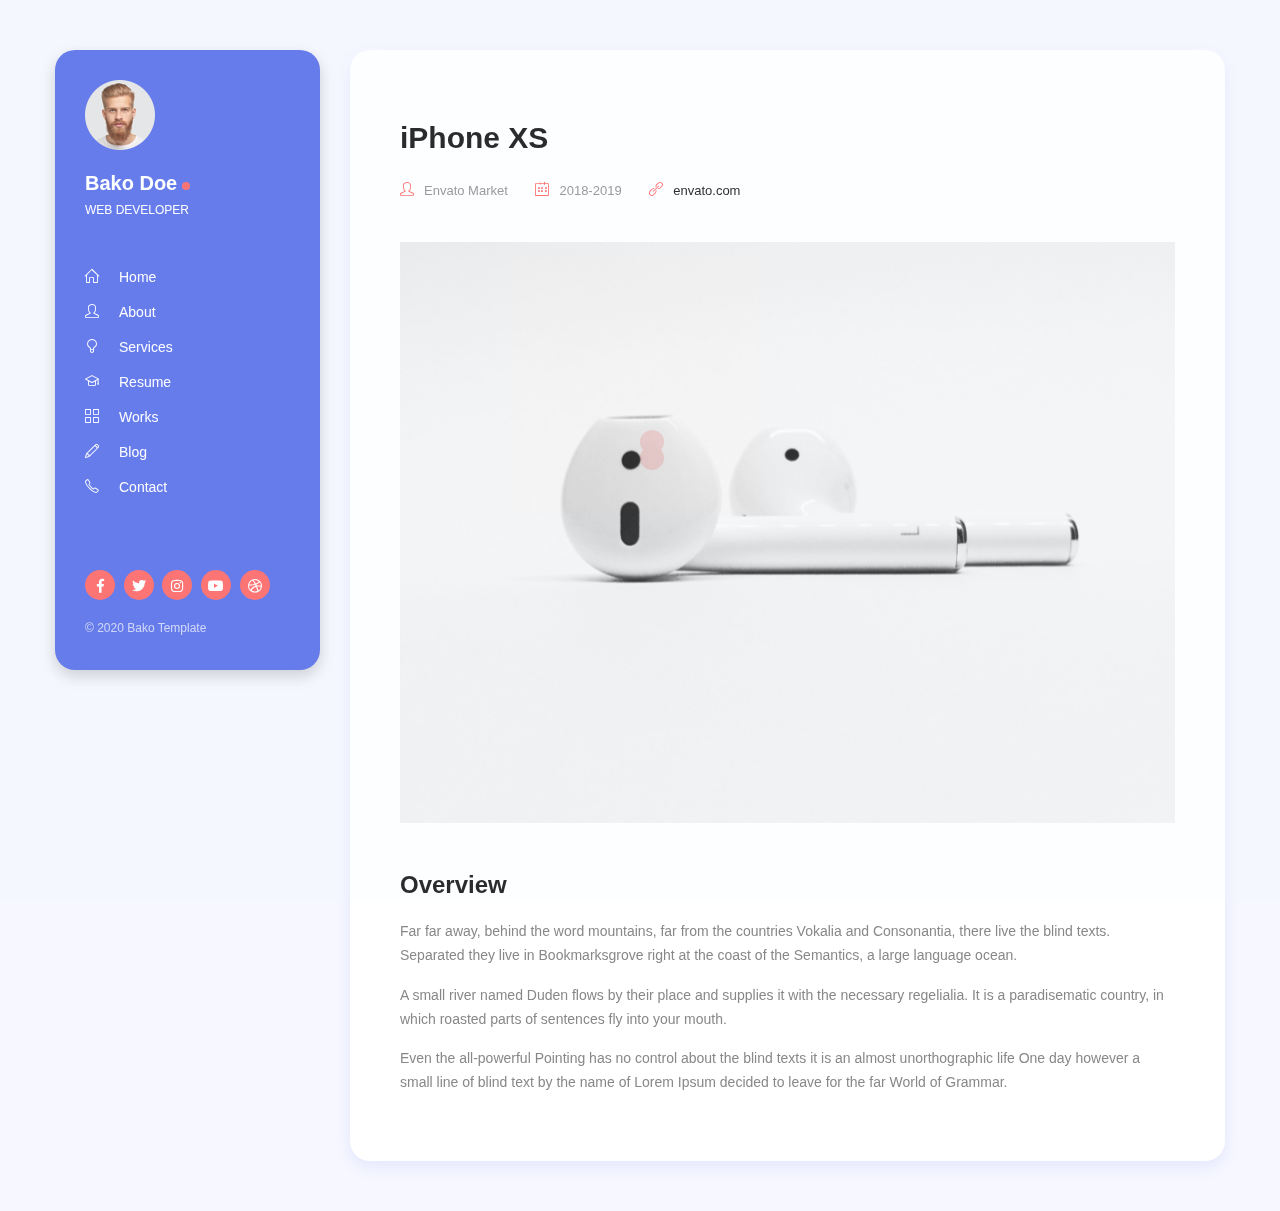
<file: work-single.html>
<!DOCTYPE html>
<html lang="en-US">

<!-- Mirrored from jthemes.net/themes/html/bako-html/work-single.html by HTTrack Website Copier/3.x [XR&CO'2014], Sat, 30 Apr 2022 03:02:40 GMT -->
<head>
	<meta http-equiv="Content-Type" content="text/html; charset=UTF-8">
	<title>Bako - Personal Portfolio & Resume HTML Template</title>
	<meta name="description" content="Bako - Personal Portfolio & Resume HTML Template">
	<meta name="viewport" content="width=device-width, initial-scale=1, maximum-scale=1">
	<link rel="shortcut icon" type="image/x-icon" href="images/favicon.png">

	<!-- STYLESHEETS -->
	<link rel="stylesheet" href="css/bootstrap.min.css" type="text/css" media="all">
	<link rel="stylesheet" href="css/all.min.css" type="text/css" media="all">
	<link rel="stylesheet" href="css/simple-line-icons.css" type="text/css" media="all">
	<link rel="stylesheet" href="css/slick.css" type="text/css" media="all">
	<link rel="stylesheet" href="css/simplebar.html" type="text/css" media="all">
	<link rel="stylesheet" href="css/jquery.mCustomScrollbar.min.css" type="text/css" media="all">
	<link rel="stylesheet" href="css/style.css" type="text/css" media="all">

	<!--[if lt IE 9]>
      <script src="https://oss.maxcdn.com/html5shiv/3.7.2/html5shiv.min.js"></script>
      <script src="https://oss.maxcdn.com/respond/1.4.2/respond.min.js"></script>
    <![endif]-->

</head>

<body>

<!-- preloader -->
<div id="preloader">
	<div class="outer">
		<div class="spinner">
			<div class="dot1"></div>
			<div class="dot2"></div>
		</div>
	</div>
</div>

<!-- site wrapper -->
<div class="site-wrapper">

    <!-- mobile header -->
	<div class="mobile-header py-2 px-3 mt-4">
		<button class="menu-icon mr-2">
			<span></span>
			<span></span>
			<span></span>
		</button>
		<a href="index-2.html" class="logo"><img src="images/logo.png" alt="Bako Doe" /></a>
		<a href="index-2.html" class="site-title dot ml-2">Bako Doe</a>
	</div>

    <!-- header -->
	<header class="left float-left shadow-dark" id="header">
		<button type="button" class="close" aria-label="Close">
			<span aria-hidden="true">&times;</span>
		</button>
		<div class="header-inner d-flex align-items-start flex-column">
			<a href="index-2.html"><img src="images/logo.png" alt="Bako Doe" /></a>
			<a href="index-2.html" class="site-title dot mt-3">Bako Doe</a>
			<span class="site-slogan">Web Developer</span>
            
            <!-- navigation menu -->
			<nav>
				<ul class="vertical-menu scrollspy">
					<li><a href="index-2.html#home"><i class="icon-home"></i>Home</a></li>
					<li><a href="index-2.html#about"><i class="icon-user"></i>About</a></li>
					<li><a href="index-2.html#services"><i class="icon-bulb"></i>Services</a></li>
					<li><a href="index-2.html#resume"><i class="icon-graduation"></i>Resume</a></li>
					<li><a href="index-2.html#works"><i class="icon-grid"></i>Works</a></li>
					<li><a href="index-2.html#blog"><i class="icon-pencil"></i>Blog</a></li>
					<li><a href="index-2.html#contact"><i class="icon-phone"></i>Contact</a></li>
				</ul>
			</nav>
            
            <!-- footer -->
			<div class="footer mt-auto">
                <!-- social icons -->
				<ul class="social-icons list-inline">
					<li class="list-inline-item"><a href="#"><i class="fab fa-facebook-f"></i></a></li>
					<li class="list-inline-item"><a href="#"><i class="fab fa-twitter"></i></a></li>
					<li class="list-inline-item"><a href="#"><i class="fab fa-instagram"></i></a></li>
					<li class="list-inline-item"><a href="#"><i class="fab fa-youtube"></i></a></li>
					<li class="list-inline-item"><a href="#"><i class="fab fa-dribbble"></i></a></li>
                </ul>
                <!-- copyright -->
				<span class="copyright">© 2020 Bako Template</span>
			</div>
		</div>
	</header>

    <!-- main content area -->
	<main class="content float-right">

        <!-- single portfolio -->
		<section class="single-portfolio background-white rounded padding-50 shadow-blue mt-0">
            <h2 class="archive-header">iPhone XS</h2>
            <!-- portfolio info -->
            <ul class="list-inline portfolio-info mb-0 mt-4">
                <li class="list-inline-item"><i class="icon-user"></i>Envato Market</li>
                <li class="list-inline-item"><i class="icon-calendar"></i>2018-2019</li>
                <li class="list-inline-item"><i class="icon-link"></i><a href="http://envato.com/" target="_blank">envato.com</a></li>
            </ul>
            <div class="spacer" data-height="40"></div>
            
            <!-- portfolio image -->
            <img src="images/portfolio/2.jpg" alt="Portfolio-title">

            <!-- portfolio content -->
            <div class="portfolio-content mt-5">
                <h3>Overview</h3>
                <p>Far far away, behind the word mountains, far from the countries Vokalia and Consonantia, there live the blind texts. Separated they live in Bookmarksgrove right at the coast of the Semantics, a large language ocean.</p><p>A small river named Duden flows by their place and supplies it with the necessary regelialia. It is a paradisematic country, in which roasted parts of sentences fly into your mouth.</p><p>Even the all-powerful Pointing has no control about the blind texts it is an almost unorthographic life One day however a small line of blind text by the name of Lorem Ipsum decided to leave for the far World of Grammar.</p>
            </div>
        </section>
		
	</main>

</div>

<!-- Go to top button -->
<a href="javascript:" id="return-to-top"><i class="fa fa-chevron-up"></i></a>

<!-- SCRIPTS -->
<script src="js/jquery-1.12.3.min.js"></script>
<script src="js/jquery.easing.min.js"></script>
<script src="js/popper.min.js"></script>
<script src="js/bootstrap.min.js"></script>
<script src="js/jquery.waypoints.min.js"></script>
<script src="js/jquery.counterup.min.js"></script>
<script src="js/jquery.mCustomScrollbar.concat.min.js"></script>
<script src="js/isotope.pkgd.min.js"></script>
<script src="js/infinite-scroll.min.js"></script>
<script src="js/imagesloaded.pkgd.min.js"></script>
<script src="js/slick.min.js"></script>
<script src="js/contact.js"></script>
<script src="js/validator.js"></script>
<script src="js/custom.js"></script>

</body>

<!-- Mirrored from jthemes.net/themes/html/bako-html/work-single.html by HTTrack Website Copier/3.x [XR&CO'2014], Sat, 30 Apr 2022 03:02:40 GMT -->
</html>
</file>
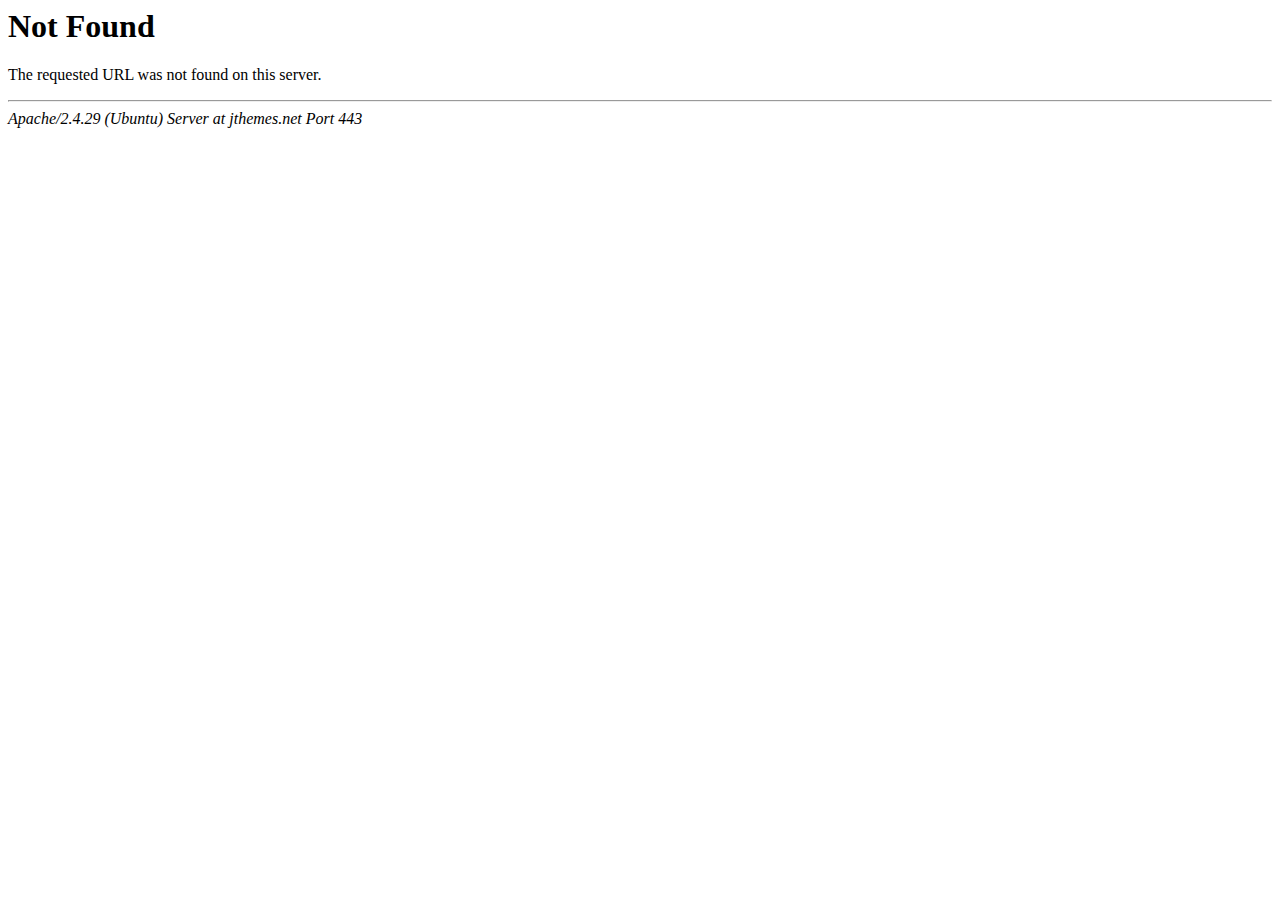
<file: css/mCSB_buttons.html>
<!DOCTYPE HTML PUBLIC "-//IETF//DTD HTML 2.0//EN">
<html><head>
<title>404 Not Found</title>
</head><body>
<h1>Not Found</h1>
<p>The requested URL was not found on this server.</p>
<hr>
<address>Apache/2.4.29 (Ubuntu) Server at jthemes.net Port 443</address>
</body></html>
</file>
<file: assets/styles.css>
*{
  padding: 0;
  margin: 0;
  box-sizing: border-box;
  font-family: 'Kosugi Maru', sans-serif; /* anime font */
  text-decoration: none;
  list-style: none;
  scroll-behavior: smooth;
  scroll-padding-top: 2rem;
}

:root {
  --bg--color: #10101a;
  --main-color: #9370DB;
  --2nd-main-color: #ffffffcc;
  --text-line-height: 1.6;
  --text-color: #fff;
  --big-font: 4rem;
  --h2-font: 1.9rem;
  --p-font: 1rem;
}

body {
  background-color: var(--bg--color);
  color: var(--text-color);
}

/* Header */
header {
  position: fixed;
  top: 0;
  width: 100%;
  right: 0;
  z-index: 1000;
  display: flex;
  align-items: center;
  justify-content: space-between;
  background: var(--bg--color);
  padding: 24px 14%;
  transition: .3s;
}

/* Navbar */
.logo {
  color: var(--text-color);
  font-size: 1.8rem;
  font-weight: 600;
}

span {
  color: var(--main-color)
}

.navbar {
  display: flex;
}

.navbar a {
  color: var(--text-color);
  font-size: 1rem;
  font-weight: 500;
  padding: 10px 20px;
}

.navbar a:hover {
  color: var(--main-color);
  border-bottom: 2px solid var(--main-color);
  transition: .3s;
}

#menu-icon {
  font-size: 28px;
  z-index: 10001;
  cursor: pointer;
  display: none;
}

/* Home Section */
section {
  padding: 120px 14%;
}

.home {
  display: grid;
  grid-template-columns: repeat(2, 1fr);
  grid-gap: 6rem;
  align-items: center;
  position: relative;
  height: 100vh;
  width: 100%;  
}

.home-img img {
  width: 600px;
  max-width: 80%;
  height: auto;
}

.home-text h5 {
  color: var(--text-color);
  font-size: 25px;
  font-weight: 500;
  margin: 0 0 20px;
}

.home-text h1 {
  color: var(--text-color);
  font-size: var(--big-font);
  font-weight: 700;
  margin: 0 0 20px;
  line-height: 1;
}

.home-text h6 {
  color: var(--text-color);
  font-size: 18px;
  font-weight: 500;
  margin-bottom: 25px;
  line-height: var(--text-line-height)
}

.btn {
  background: var(--main-color);
  color: var(--text-color);
  box-shadow: 4px 4px var(--text-color);
  display: inline-block;
  padding: 0 25px;
  line-height: 42px;
  border: 1px solid transparent;
  font-size: 14px;
  font-weight: 400;
  letter-spacing: 2px;
  transition: ease all 0.35s;
}

.btn:hover {
  background: var(--text-color);
  color: var(--main-color);
  box-shadow: 4px 4px var(--main-color);
}

/* About Section */
.about {
  display: grid;
  grid-template-columns: repeat(2, 2fr);
  grid-gap: 5rem;
  align-items: center;
}

.about-img img {
  width: 580px;
  max-width: 100%;
  height: auto;
}

.about-text h3 {
  color: var(--text-color);
  font-size: 30px;
  font-weight: 300;
  margin: 0 0 30px;
  letter-spacing: 6px;
}

.about-text h2 {
  font-size: var(--h2-font);
  font-weight: 500;
  line-height: 1.2;
  margin-bottom: 0.5rem;
  max-width: 470;
  margin-bottom: 2rem;
}

.about-text p {
  color: var(--2nd-main-color);
  font-size: var(--p-font);
  font-weight: 300;
  line-height: 1.8rem;
  margin-bottom: 1.5rem;
  max-width: 570px;
}

.main-btn .btn {
  margin-right: 20px;
}

/* Services Section */
.center {
  text-align: center;
}

.center h3 {
  color: var(--text-color);
  font-size: 30px;
  font-weight: 300;
  letter-spacing: 6px;
}

.service-content {
  display: grid;
  grid-template-columns: repeat(auto-fit, minmax(350px, auto));
  grid-gap: 2rem;
  align-items: center;
  margin-top: 4.4rem;
}

.row {
  background: #0b0b13;
  padding: 60px 35px;
  border-radius: 5px;
  cursor: pointer;
  transition: all .40s;
}

.row i{
  color: var(--main-color);
  font-size: 3rem;
  margin-bottom: 20px;
}

.row h3 {
  font-size: 1.25rem;
  font-weight: 500;
  margin-bottom: 20px;
  color: var(--text-color);
}

.row p {
  font-size: 18px;
  color: var(--2nd-main-color);
  line-height: 30px;
}

.row:hover {
  transform: translateY(-15px);
  box-shadow: 0px 15px 30px 0px rgb(0 0 0 / 70%);
}

/* CTA Section */
.cta {
  background: #0b0b13;
  width: 100%;
  padding: 150px 0;
  text-align: center;
  margin: 100px auto;
}

.cta h4 {
  color: var(--text-color);
  font-size: 1.6rem;
  font-weight: 300;
  margin-bottom: 30px;
}

/* Resume Section */

.resume h3 {
  color: var(--text-color);
  font-size: 30px;
  font-weight: 580;
  margin: 0 0 30px;
  letter-spacing: 6px;
}

.resume .center {
  display: flex;
  justify-content: center;
}

.resume-content {
  display: grid;
  grid-template-columns: repeat(auto-fit, minmax(450px, auto));
  grid-gap: 3rem;
  align-items: center;
  margin-top: 4.4rem;
}

.box {
  background: #0b0b13;
  padding: 40px 30px;
  border-radius: 5px;
  cursor: pointer;
  transition: all .40s;
}

.box h6 {
  color: #3e4455;
  font-size: 14px;
  font-weight: 600;
  margin-bottom: 10px;
}

.box h4 {
  color: var(--text-color);
  font-size: 1.3rem;
  font-weight: 700;
  margin-top: 25px;
  margin-bottom: 13px;
}

.box p {
  font-size: var(--p-font);
  font-weight: 300;
  margin-bottom: 1.2rem;
  line-height: 1.8rem;
  color: var(--2nd-main-color);
}

.box h5 {
  font-size: 14px;
  font-weight: 500;
  color: var(--2nd-main-color);
}

.box:hover {
  transform: translate(-15px);
  box-shadow: 0px 15px 30px 0px rgb(0 0 0 / 70%);
}

/* Contact Section */
.contact {
  text-align: center;
}

.contact-center {
  display: flex;
  justify-content: center;
  align-items: center;
  height: 100%;
}

.contact-form {
  display: flex;
  align-items: center;
  justify-content: center;
  margin-top: 4.2rem;
}

.contact-form form {
  position: relative;
  width: 550px;
}

form input, 
form textarea {
  width: 100%;
  padding: 20px;
  outline: none;
  border: none;
  background: #0b0b13;
  color: var(--text-color);
  margin-bottom: 0.5rem;
  border-radius: 5px;
}

form input::placeholder, 
form textarea::placeholder {
  color: var(--2nd-main-color);
}

textarea {
  height: 200px;
  resize: none;
}

form .send-btn {
  background: var(--main-color);
  color: var(--text-color);
  box-shadow: 4px 4px var(--text-color);
  display: inline-block;
  padding: 0 25px;
  line-height: 42px;
  border: 1px solid transparent;
  font-size: 14px;
  font-weight: 400;
  letter-spacing: 2px;
  transition: ease all 0.35s;
  margin-top: 5px;
}

form .send-btn:hover {
  background: var(--text-color);
  color: var(--main-color);
  box-shadow: 4px 4px var(--main-color);
}

/* Footer */
.footer {
  text-align: center;
  padding: 30px;
  color: var(--2nd-main-color);
  background: #0b0b13;
  line-height: 1.8rem;
  margin-top: 3rem;
}


/* Media query for mobile devices with screen size up to 768px */
@media (max-width: 768px) {
  header {
    padding: 18px 3%;
  }
  #menu-icon {
    display: block;
  }
  .navbar {
    background: #0b0b13;
    position: absolute;
    top: -700px;
    right: 0;
    left: 0;
    display: flex;
    flex-direction: column;
    box-shadow: 0px 15px 30px 0px rgb(0 0 0 / 70%);
    text-align: left;
    transition: 0.2s ease;
  }
  .navbar a {
    display: block;
    margin: 1rem;
    padding: 1rem;
    border-left: 2px solid var(--main-color);
  }
  .navbar.active {
    top: 100%;
  }

  .home {
    grid-template-columns: 1fr;
    grid-gap: 2rem;
    margin-top: 80px;
    height: auto;
    text-align: center;
    padding: 50px 3%;
  }
  .home-img img {
    width: 100%;
    height: auto;
  }
  .home-text h5 {
    font-size: 20px;
  }
  .home-text h1 {
    font-size: 2.5rem;
  }
  .home-text h6 {
    font-size: 14px;
  }

  .about {
    grid-template-columns: 1fr;
    text-align: center;
    padding: 50px 3%;
  }
  .about-img-container img {
    width: 100%;
  }
  .about-text h3 {
    font-size: 22px;
  }
  .about-text h2 {
    font-size: 1.6rem;
  }
  .about-text p {
    font-size: 0.9rem;
  }
  .resume-content {
    grid-template-columns: repeat(auto-fit, minmax(200px, 1fr));
    grid-gap: 2rem;
    margin-top: 4.4rem;
  }
  .box h4 {
    font-size: 1rem;
  }
  .box p {
    font-size: 0.8rem;
  }
  .box h5 {
    font-size: 12px;
  }
  .contact-form form {
    width: 100%;
  }
  .service-content {
    grid-template-columns: 1fr;
  }

  .row {
    padding: 30px 20px;
  }
}

/* Timeline Styles */
.timeline {
  position: relative;
  margin: 40px 0 40px 30px;
  padding-left: 30px;
  border-left: 3px solid var(--main-color);
}

.timeline-item {
  position: relative;
  margin-bottom: 40px;
}

.timeline-dot {
  position: absolute;
  left: -41px;
  /* top: 8px; */
  width: 18px;
  height: 18px;
  background: var(--main-color);
  border-radius: 50%;
  border: 3px solid #fff;
  box-shadow: 0 0 0 3px var(--main-color);
}

.timeline-date {
  font-size: 1rem;
  color: var(--main-color);
  margin-bottom: 6px;
  font-weight: 600;
}

.timeline-content {
  background: #181828;
  padding: 18px 22px;
  border-radius: 6px;
  box-shadow: 0 2px 8px rgba(0,0,0,0.08);
  color: var(--text-color);
  line-height: var(--text-line-height);
}

.timeline-content h4 {
  margin: 0 0 8px 0;
  font-size: 1.15rem;
  color: var(--text-color);
}

.timeline-content h5 {
  margin: 8px 0 0 0;
  font-size: 0.95rem;
  color: var(--2nd-main-color);
}


/* mobile section */
@media (max-width: 768px) {
  .mobile-section {
    padding: 0px 3%;
  }
}

/* Skills Section */
.skills {
  margin: 60px 0;
}
.skills-content {
  max-width: 950px;
  margin: 0 auto;
  background: #0b0b13;
  border-radius: 6px;
  padding: 40px 30px;
  margin-top: 4.4rem;
  box-shadow: 0 2px 8px rgba(0,0,0,0.08);
}
.skills-row {
  display: flex;
  flex-wrap: wrap;
  gap: 28px 36px;
  justify-content: center;
  align-items: center;
}
.skill-item {
  display: flex;
  flex-direction: column;
  align-items: center;
  width: 90px;
  margin-bottom: 18px;
}
.skill-item i {
  font-size: 2.5rem;
  color: var(--main-color);
  margin-bottom: 8px;
}
.skill-item span {
  color: var(--2nd-main-color);
  font-size: 1rem;
  text-align: center;
  word-break: break-word;
}

/* Responsive */
@media (max-width: 768px) {
  .skills-content {
    padding: 18px 8px;
  }
  .skills-row {
    gap: 18px 12px;
  }
  .skill-item {
    width: 70px;
    font-size: 0.9rem;
  }
  .skill-item i {
    font-size: 2rem;
  }
}

.center h3 i,
.contact-center h3 i {
  vertical-align: middle;
  margin-right: 8px;
  color: var(--2nd-main-color);
}




/* Home Contacts */
.home-contacts {
  margin: 18px 0 18px 0;
  display: flex;
  flex-wrap: wrap;
  gap: 18px 28px;
  align-items: center;
}
.home-contacts a {
  color: var(--2nd-main-color);
  font-size: 1.05rem;
  display: flex;
  align-items: center;
  gap: 6px;
  transition: color 0.2s;
}
.home-contacts a:hover {
  color: var(--main-color);
}
.home-contacts i {
  font-size: 2rem;
  vertical-align: middle;
}
@media (max-width: 768px) {
  .home-contacts {
    flex-direction: row;
    flex-wrap: wrap;
    justify-content: center;
    align-items: center;
    gap: 20px;
    font-size: 1.15rem;
    padding: 0px;
    margin: 0px;
  }
  .home-text h6{
    margin-bottom: 5px;
  }
  .home-contacts p {
    display: none;
  }
  .home{
    padding: 0px;
  }
  .skills{
    padding: 120px 5%;
  }
  #projects{
    padding: 120px 5%;
  }
  #education{
    padding: 120px 5%;
  }
  #experience{
    padding: 120px 5%;
  }
}
/* Section Opening Animation */
@keyframes sectionFadeInUp {
  0% {
    opacity: 0;
    transform: translateY(40px);
  }
  100% {
    opacity: 1;
    transform: translateY(0);
  }
}

.section-animate {
  opacity: 0;
  animation: sectionFadeInUp 3s cubic-bezier(0.23, 1, 0.32, 1) forwards;
  animation-play-state: paused;
}

/* Optional: Add a slight delay for each section */
.section-animate.delay-1 { animation-delay: 0s; }
.section-animate.delay-2 { animation-delay: 0s; }
.section-animate.delay-3 { animation-delay: 0s; }
.section-animate.delay-4 { animation-delay: 0s; }
.section-animate.delay-5 { animation-delay: 0s; }
</file>
<file: css/simple-line-icons.css>
@font-face {
  font-family: 'simple-line-icons';
  src: url('../fonts/Simple-Line-Iconsb26c.eot?v=2.4.0');
  src: url('../fonts/Simple-Line-Iconsb26c.eot?v=2.4.0#iefix') format('embedded-opentype'), url('../fonts/Simple-Line-Iconsb26c.html?v=2.4.0') format('woff2'), url('../fonts/Simple-Line-Iconsb26c.ttf?v=2.4.0') format('truetype'), url('../fonts/Simple-Line-Iconsb26c.woff?v=2.4.0') format('woff'), url('../fonts/Simple-Line-Iconsb26c.svg?v=2.4.0#simple-line-icons') format('svg');
  font-weight: normal;
  font-style: normal;
}
/*
 Use the following CSS code if you want to have a class per icon.
 Instead of a list of all class selectors, you can use the generic [class*="icon-"] selector, but it's slower:
*/
.icon-user,
.icon-people,
.icon-user-female,
.icon-user-follow,
.icon-user-following,
.icon-user-unfollow,
.icon-login,
.icon-logout,
.icon-emotsmile,
.icon-phone,
.icon-call-end,
.icon-call-in,
.icon-call-out,
.icon-map,
.icon-location-pin,
.icon-direction,
.icon-directions,
.icon-compass,
.icon-layers,
.icon-menu,
.icon-list,
.icon-options-vertical,
.icon-options,
.icon-arrow-down,
.icon-arrow-left,
.icon-arrow-right,
.icon-arrow-up,
.icon-arrow-up-circle,
.icon-arrow-left-circle,
.icon-arrow-right-circle,
.icon-arrow-down-circle,
.icon-check,
.icon-clock,
.icon-plus,
.icon-minus,
.icon-close,
.icon-event,
.icon-exclamation,
.icon-organization,
.icon-trophy,
.icon-screen-smartphone,
.icon-screen-desktop,
.icon-plane,
.icon-notebook,
.icon-mustache,
.icon-mouse,
.icon-magnet,
.icon-energy,
.icon-disc,
.icon-cursor,
.icon-cursor-move,
.icon-crop,
.icon-chemistry,
.icon-speedometer,
.icon-shield,
.icon-screen-tablet,
.icon-magic-wand,
.icon-hourglass,
.icon-graduation,
.icon-ghost,
.icon-game-controller,
.icon-fire,
.icon-eyeglass,
.icon-envelope-open,
.icon-envelope-letter,
.icon-bell,
.icon-badge,
.icon-anchor,
.icon-wallet,
.icon-vector,
.icon-speech,
.icon-puzzle,
.icon-printer,
.icon-present,
.icon-playlist,
.icon-pin,
.icon-picture,
.icon-handbag,
.icon-globe-alt,
.icon-globe,
.icon-folder-alt,
.icon-folder,
.icon-film,
.icon-feed,
.icon-drop,
.icon-drawer,
.icon-docs,
.icon-doc,
.icon-diamond,
.icon-cup,
.icon-calculator,
.icon-bubbles,
.icon-briefcase,
.icon-book-open,
.icon-basket-loaded,
.icon-basket,
.icon-bag,
.icon-action-undo,
.icon-action-redo,
.icon-wrench,
.icon-umbrella,
.icon-trash,
.icon-tag,
.icon-support,
.icon-frame,
.icon-size-fullscreen,
.icon-size-actual,
.icon-shuffle,
.icon-share-alt,
.icon-share,
.icon-rocket,
.icon-question,
.icon-pie-chart,
.icon-pencil,
.icon-note,
.icon-loop,
.icon-home,
.icon-grid,
.icon-graph,
.icon-microphone,
.icon-music-tone-alt,
.icon-music-tone,
.icon-earphones-alt,
.icon-earphones,
.icon-equalizer,
.icon-like,
.icon-dislike,
.icon-control-start,
.icon-control-rewind,
.icon-control-play,
.icon-control-pause,
.icon-control-forward,
.icon-control-end,
.icon-volume-1,
.icon-volume-2,
.icon-volume-off,
.icon-calendar,
.icon-bulb,
.icon-chart,
.icon-ban,
.icon-bubble,
.icon-camrecorder,
.icon-camera,
.icon-cloud-download,
.icon-cloud-upload,
.icon-envelope,
.icon-eye,
.icon-flag,
.icon-heart,
.icon-info,
.icon-key,
.icon-link,
.icon-lock,
.icon-lock-open,
.icon-magnifier,
.icon-magnifier-add,
.icon-magnifier-remove,
.icon-paper-clip,
.icon-paper-plane,
.icon-power,
.icon-refresh,
.icon-reload,
.icon-settings,
.icon-star,
.icon-symbol-female,
.icon-symbol-male,
.icon-target,
.icon-credit-card,
.icon-paypal,
.icon-social-tumblr,
.icon-social-twitter,
.icon-social-facebook,
.icon-social-instagram,
.icon-social-linkedin,
.icon-social-pinterest,
.icon-social-github,
.icon-social-google,
.icon-social-reddit,
.icon-social-skype,
.icon-social-dribbble,
.icon-social-behance,
.icon-social-foursqare,
.icon-social-soundcloud,
.icon-social-spotify,
.icon-social-stumbleupon,
.icon-social-youtube,
.icon-social-dropbox,
.icon-social-vkontakte,
.icon-social-steam {
  font-family: 'simple-line-icons';
  speak: none;
  font-style: normal;
  font-weight: normal;
  font-variant: normal;
  text-transform: none;
  line-height: 1;
  /* Better Font Rendering =========== */
  -webkit-font-smoothing: antialiased;
  -moz-osx-font-smoothing: grayscale;
}
.icon-user:before {
  content: "\e005";
}
.icon-people:before {
  content: "\e001";
}
.icon-user-female:before {
  content: "\e000";
}
.icon-user-follow:before {
  content: "\e002";
}
.icon-user-following:before {
  content: "\e003";
}
.icon-user-unfollow:before {
  content: "\e004";
}
.icon-login:before {
  content: "\e066";
}
.icon-logout:before {
  content: "\e065";
}
.icon-emotsmile:before {
  content: "\e021";
}
.icon-phone:before {
  content: "\e600";
}
.icon-call-end:before {
  content: "\e048";
}
.icon-call-in:before {
  content: "\e047";
}
.icon-call-out:before {
  content: "\e046";
}
.icon-map:before {
  content: "\e033";
}
.icon-location-pin:before {
  content: "\e096";
}
.icon-direction:before {
  content: "\e042";
}
.icon-directions:before {
  content: "\e041";
}
.icon-compass:before {
  content: "\e045";
}
.icon-layers:before {
  content: "\e034";
}
.icon-menu:before {
  content: "\e601";
}
.icon-list:before {
  content: "\e067";
}
.icon-options-vertical:before {
  content: "\e602";
}
.icon-options:before {
  content: "\e603";
}
.icon-arrow-down:before {
  content: "\e604";
}
.icon-arrow-left:before {
  content: "\e605";
}
.icon-arrow-right:before {
  content: "\e606";
}
.icon-arrow-up:before {
  content: "\e607";
}
.icon-arrow-up-circle:before {
  content: "\e078";
}
.icon-arrow-left-circle:before {
  content: "\e07a";
}
.icon-arrow-right-circle:before {
  content: "\e079";
}
.icon-arrow-down-circle:before {
  content: "\e07b";
}
.icon-check:before {
  content: "\e080";
}
.icon-clock:before {
  content: "\e081";
}
.icon-plus:before {
  content: "\e095";
}
.icon-minus:before {
  content: "\e615";
}
.icon-close:before {
  content: "\e082";
}
.icon-event:before {
  content: "\e619";
}
.icon-exclamation:before {
  content: "\e617";
}
.icon-organization:before {
  content: "\e616";
}
.icon-trophy:before {
  content: "\e006";
}
.icon-screen-smartphone:before {
  content: "\e010";
}
.icon-screen-desktop:before {
  content: "\e011";
}
.icon-plane:before {
  content: "\e012";
}
.icon-notebook:before {
  content: "\e013";
}
.icon-mustache:before {
  content: "\e014";
}
.icon-mouse:before {
  content: "\e015";
}
.icon-magnet:before {
  content: "\e016";
}
.icon-energy:before {
  content: "\e020";
}
.icon-disc:before {
  content: "\e022";
}
.icon-cursor:before {
  content: "\e06e";
}
.icon-cursor-move:before {
  content: "\e023";
}
.icon-crop:before {
  content: "\e024";
}
.icon-chemistry:before {
  content: "\e026";
}
.icon-speedometer:before {
  content: "\e007";
}
.icon-shield:before {
  content: "\e00e";
}
.icon-screen-tablet:before {
  content: "\e00f";
}
.icon-magic-wand:before {
  content: "\e017";
}
.icon-hourglass:before {
  content: "\e018";
}
.icon-graduation:before {
  content: "\e019";
}
.icon-ghost:before {
  content: "\e01a";
}
.icon-game-controller:before {
  content: "\e01b";
}
.icon-fire:before {
  content: "\e01c";
}
.icon-eyeglass:before {
  content: "\e01d";
}
.icon-envelope-open:before {
  content: "\e01e";
}
.icon-envelope-letter:before {
  content: "\e01f";
}
.icon-bell:before {
  content: "\e027";
}
.icon-badge:before {
  content: "\e028";
}
.icon-anchor:before {
  content: "\e029";
}
.icon-wallet:before {
  content: "\e02a";
}
.icon-vector:before {
  content: "\e02b";
}
.icon-speech:before {
  content: "\e02c";
}
.icon-puzzle:before {
  content: "\e02d";
}
.icon-printer:before {
  content: "\e02e";
}
.icon-present:before {
  content: "\e02f";
}
.icon-playlist:before {
  content: "\e030";
}
.icon-pin:before {
  content: "\e031";
}
.icon-picture:before {
  content: "\e032";
}
.icon-handbag:before {
  content: "\e035";
}
.icon-globe-alt:before {
  content: "\e036";
}
.icon-globe:before {
  content: "\e037";
}
.icon-folder-alt:before {
  content: "\e039";
}
.icon-folder:before {
  content: "\e089";
}
.icon-film:before {
  content: "\e03a";
}
.icon-feed:before {
  content: "\e03b";
}
.icon-drop:before {
  content: "\e03e";
}
.icon-drawer:before {
  content: "\e03f";
}
.icon-docs:before {
  content: "\e040";
}
.icon-doc:before {
  content: "\e085";
}
.icon-diamond:before {
  content: "\e043";
}
.icon-cup:before {
  content: "\e044";
}
.icon-calculator:before {
  content: "\e049";
}
.icon-bubbles:before {
  content: "\e04a";
}
.icon-briefcase:before {
  content: "\e04b";
}
.icon-book-open:before {
  content: "\e04c";
}
.icon-basket-loaded:before {
  content: "\e04d";
}
.icon-basket:before {
  content: "\e04e";
}
.icon-bag:before {
  content: "\e04f";
}
.icon-action-undo:before {
  content: "\e050";
}
.icon-action-redo:before {
  content: "\e051";
}
.icon-wrench:before {
  content: "\e052";
}
.icon-umbrella:before {
  content: "\e053";
}
.icon-trash:before {
  content: "\e054";
}
.icon-tag:before {
  content: "\e055";
}
.icon-support:before {
  content: "\e056";
}
.icon-frame:before {
  content: "\e038";
}
.icon-size-fullscreen:before {
  content: "\e057";
}
.icon-size-actual:before {
  content: "\e058";
}
.icon-shuffle:before {
  content: "\e059";
}
.icon-share-alt:before {
  content: "\e05a";
}
.icon-share:before {
  content: "\e05b";
}
.icon-rocket:before {
  content: "\e05c";
}
.icon-question:before {
  content: "\e05d";
}
.icon-pie-chart:before {
  content: "\e05e";
}
.icon-pencil:before {
  content: "\e05f";
}
.icon-note:before {
  content: "\e060";
}
.icon-loop:before {
  content: "\e064";
}
.icon-home:before {
  content: "\e069";
}
.icon-grid:before {
  content: "\e06a";
}
.icon-graph:before {
  content: "\e06b";
}
.icon-microphone:before {
  content: "\e063";
}
.icon-music-tone-alt:before {
  content: "\e061";
}
.icon-music-tone:before {
  content: "\e062";
}
.icon-earphones-alt:before {
  content: "\e03c";
}
.icon-earphones:before {
  content: "\e03d";
}
.icon-equalizer:before {
  content: "\e06c";
}
.icon-like:before {
  content: "\e068";
}
.icon-dislike:before {
  content: "\e06d";
}
.icon-control-start:before {
  content: "\e06f";
}
.icon-control-rewind:before {
  content: "\e070";
}
.icon-control-play:before {
  content: "\e071";
}
.icon-control-pause:before {
  content: "\e072";
}
.icon-control-forward:before {
  content: "\e073";
}
.icon-control-end:before {
  content: "\e074";
}
.icon-volume-1:before {
  content: "\e09f";
}
.icon-volume-2:before {
  content: "\e0a0";
}
.icon-volume-off:before {
  content: "\e0a1";
}
.icon-calendar:before {
  content: "\e075";
}
.icon-bulb:before {
  content: "\e076";
}
.icon-chart:before {
  content: "\e077";
}
.icon-ban:before {
  content: "\e07c";
}
.icon-bubble:before {
  content: "\e07d";
}
.icon-camrecorder:before {
  content: "\e07e";
}
.icon-camera:before {
  content: "\e07f";
}
.icon-cloud-download:before {
  content: "\e083";
}
.icon-cloud-upload:before {
  content: "\e084";
}
.icon-envelope:before {
  content: "\e086";
}
.icon-eye:before {
  content: "\e087";
}
.icon-flag:before {
  content: "\e088";
}
.icon-heart:before {
  content: "\e08a";
}
.icon-info:before {
  content: "\e08b";
}
.icon-key:before {
  content: "\e08c";
}
.icon-link:before {
  content: "\e08d";
}
.icon-lock:before {
  content: "\e08e";
}
.icon-lock-open:before {
  content: "\e08f";
}
.icon-magnifier:before {
  content: "\e090";
}
.icon-magnifier-add:before {
  content: "\e091";
}
.icon-magnifier-remove:before {
  content: "\e092";
}
.icon-paper-clip:before {
  content: "\e093";
}
.icon-paper-plane:before {
  content: "\e094";
}
.icon-power:before {
  content: "\e097";
}
.icon-refresh:before {
  content: "\e098";
}
.icon-reload:before {
  content: "\e099";
}
.icon-settings:before {
  content: "\e09a";
}
.icon-star:before {
  content: "\e09b";
}
.icon-symbol-female:before {
  content: "\e09c";
}
.icon-symbol-male:before {
  content: "\e09d";
}
.icon-target:before {
  content: "\e09e";
}
.icon-credit-card:before {
  content: "\e025";
}
.icon-paypal:before {
  content: "\e608";
}
.icon-social-tumblr:before {
  content: "\e00a";
}
.icon-social-twitter:before {
  content: "\e009";
}
.icon-social-facebook:before {
  content: "\e00b";
}
.icon-social-instagram:before {
  content: "\e609";
}
.icon-social-linkedin:before {
  content: "\e60a";
}
.icon-social-pinterest:before {
  content: "\e60b";
}
.icon-social-github:before {
  content: "\e60c";
}
.icon-social-google:before {
  content: "\e60d";
}
.icon-social-reddit:before {
  content: "\e60e";
}
.icon-social-skype:before {
  content: "\e60f";
}
.icon-social-dribbble:before {
  content: "\e00d";
}
.icon-social-behance:before {
  content: "\e610";
}
.icon-social-foursqare:before {
  content: "\e611";
}
.icon-social-soundcloud:before {
  content: "\e612";
}
.icon-social-spotify:before {
  content: "\e613";
}
.icon-social-stumbleupon:before {
  content: "\e614";
}
.icon-social-youtube:before {
  content: "\e008";
}
.icon-social-dropbox:before {
  content: "\e00c";
}
.icon-social-vkontakte:before {
  content: "\e618";
}
.icon-social-steam:before {
  content: "\e620";
}
</file>
<file: css/style.css>
.copyright a {
  cursor: none;
}

/*

[TABLE OF CONTENTS]

01. Base
02. Typography
03. Header
04. Skills
05. Portfolio
06. Clients
07. Blog
08. Helper
09. Buttons
10. Preloader
11. Bootstrap Elements
12. Theme Elements
13. Slick Settings
14. Responsive Settings

*/
@import url("https://fonts.googleapis.com/css?family=Poppins:300,300i,400,400i,500,500i,600,600i,700,700i,800,800i,900,900i");
@import url("https://fonts.googleapis.com/css?family=Open+Sans:400,400i,600,600i,700,700i&amp;display=swap&amp;subset=cyrillic-ext");
/*=================================================================*/
/*                      BASE                              
/*=================================================================*/
body {
  color: #888;
  background-color: #F6F7FF;
  font-family: "Open Sans", sans-serif;
  font-size: 14px;
  line-height: 1.7;
  overflow-x: hidden;
}

img {
  max-width: 100%;
  height: auto;
}

.text-center {
  text-align: center;
}

.text-left {
  text-align: left;
}

.text-right {
  text-align: right;
}

.text-dark {
  color: #000 !important;
}

.relative {
  position: relative;
}

.color-white {
  color: #FFF;
}
.color-white h1, .color-white h2, .color-white h3, .color-white h4, .color-white h5, .color-white h6 {
  color: #FFF;
}

.background-blue {
  background: #4A63E7;
}

/*=================================================================*/
/*                      TYPOGRAPHY                              
/*=================================================================*/
h1, h2, h3, h4, h5, h6 {
  color: #000;
  font-family: "Poppins", sans-serif;
  font-weight: 700;
  margin: 20px 0;
}

h1 {
  font-size: 36px;
}

h2 {
  font-size: 30px;
}

h3 {
  font-size: 24px;
}

h4 {
  font-size: 18px;
}

a {
  color: #000;
  outline: 0;
  -webkit-transition: all 0.3s ease-in-out;
  -moz-transition: all 0.3s ease-in-out;
  transition: all 0.3s ease-in-out;
}
a:hover {
  color: #FF5959;
  text-decoration: none;
}
a:focus {
  outline: 0;
}

blockquote {
  padding: 20px 20px;
  margin: 0 0 20px;
  font-size: 16px;
  background: #F7F7F7;
  border-radius: 10px;
}

blockquote p {
  line-height: 1.6;
}

/* === Pre === */
pre {
  display: block;
  padding: 9.5px;
  margin: 0 0 10px;
  font-size: 13px;
  line-height: 1.42857143;
  color: #333;
  word-break: break-all;
  word-wrap: break-word;
  background-color: #f5f5f5;
  border: 1px solid #ccc;
  border-radius: 0;
}

::selection {
  color: #FFF;
  background: #FF5959;
}

::-moz-selection {
  color: #FFF;
  background: #FF5959;
}

.z-1 {
  z-index: 1;
}

.row {
  margin-right: -10px;
  margin-left: -10px;
}

.col, .col-1, .col-10, .col-11, .col-12, .col-2, .col-3, .col-4, .col-5, .col-6, .col-7, .col-8, .col-9, .col-auto, .col-lg, .col-lg-1, .col-lg-10, .col-lg-11, .col-lg-12, .col-lg-2, .col-lg-3, .col-lg-4, .col-lg-5, .col-lg-6, .col-lg-7, .col-lg-8, .col-lg-9, .col-lg-auto, .col-md, .col-md-1, .col-md-10, .col-md-11, .col-md-12, .col-md-2, .col-md-3, .col-md-4, .col-md-5, .col-md-6, .col-md-7, .col-md-8, .col-md-9, .col-md-auto, .col-sm, .col-sm-1, .col-sm-10, .col-sm-11, .col-sm-12, .col-sm-2, .col-sm-3, .col-sm-4, .col-sm-5, .col-sm-6, .col-sm-7, .col-sm-8, .col-sm-9, .col-sm-auto, .col-xl, .col-xl-1, .col-xl-10, .col-xl-11, .col-xl-12, .col-xl-2, .col-xl-3, .col-xl-4, .col-xl-5, .col-xl-6, .col-xl-7, .col-xl-8, .col-xl-9, .col-xl-auto {
  padding-right: 10px;
  padding-left: 10px;
}

/*=================================================================*/
/*                      HEADER                              
/*=================================================================*/
header.left {
  color: #FFF;
  background: #4A63E7;
  border-radius: 20px;
  min-height: 620px;
  max-height: 620px;
  top: 50px;
  overflow: hidden;
  position: fixed;
  width: 265px;
  -webkit-transform: translateX(0);
  -moz-transform: translateX(0);
  -ms-transform: translateX(0);
  -o-transform: translateX(0);
  transform: translateX(0);
  -webkit-transition: all 0.3s ease-in-out;
  -moz-transition: all 0.3s ease-in-out;
  transition: all 0.3s ease-in-out;
}
header.left nav {
  margin-top: 40px;
}
header.left .header-inner {
  width: 100%;
  top: 0;
  bottom: 0;
  left: 0;
  right: 0;
  padding: 30px;
  position: absolute;
}
header.left .mCustomScrollBox {
  width: 100%;
  overflow: visible;
}
header.left .mCSB_inside > .mCSB_container {
  margin-right: 0;
  min-height: 99.91%;
  overflow: visible;
  -ms-flex-align: start !important;
  align-items: flex-start !important;
  -ms-flex-direction: column !important;
  flex-direction: column !important;
  display: -ms-flexbox !important;
  display: flex !important;
}
header.left .mCSB_scrollTools {
  top: 20px;
  right: -10px;
  bottom: 20px;
}
header.left button.close {
  display: none;
  outline: none;
  padding: 0;
  background-color: #FFF;
  border: 0;
  -webkit-appearance: none;
  opacity: 1;
  color: #FF5959;
  font-weight: 400;
  font-size: 16px;
  border-radius: 50%;
  width: 20px;
  height: 20px;
  line-height: 22px;
  margin-top: 16px;
  margin-right: 18px;
  position: relative;
  z-index: 1;
}
header a {
  color: #FFF;
}
header a:hover {
  color: #FFF;
  text-decoration: none;
}
header .site-title {
  display: block;
  font-size: 20px;
  font-weight: 700;
}
header .site-title.dot:after {
  content: "";
  background-color: #FF5959;
  border-radius: 50%;
  display: inline-block;
  margin-left: 5px;
  height: 8px;
  width: 8px;
}
header .site-slogan {
  font-size: 12px;
  text-transform: uppercase;
}
header .vertical-menu {
  font-size: 14px;
  font-family: "Poppins", sans-serif;
  list-style: none;
  padding: 0;
  margin: 0;
}
header .vertical-menu i {
  margin-right: 20px;
}
header .vertical-menu li {
  line-height: 2.5;
  position: relative;
}
header .vertical-menu li a {
  margin-left: 0;
  padding: 0;
  -webkit-transition: all 0.3s ease-in-out;
  -moz-transition: all 0.3s ease-in-out;
  transition: all 0.3s ease-in-out;
}
header .vertical-menu li a:hover {
  margin-left: 5px;
}
header .vertical-menu li a.active:before {
  content: "";
  background: #FF5959;
  display: block;
  height: 18px;
  left: -30px;
  top: 7px;
  position: absolute;
  width: 3px;
}
header .copyright {
  font-size: 12px;
  opacity: 0.7;
}

.mobile-header {
  background: #4A63E7;
  border-radius: 20px;
  display: none;
  -webkit-transform: translateX(0);
  -moz-transform: translateX(0);
  -ms-transform: translateX(0);
  -o-transform: translateX(0);
  transform: translateX(0);
  -webkit-transition: all 0.3s ease-in-out;
  -moz-transition: all 0.3s ease-in-out;
  transition: all 0.3s ease-in-out;
}
.mobile-header.push {
  -webkit-transform: translateX(295px);
  -moz-transform: translateX(295px);
  -ms-transform: translateX(295px);
  -o-transform: translateX(295px);
  transform: translateX(295px);
}
.mobile-header .logo img {
  max-height: 40px;
  max-width: 40px;
}
.mobile-header .site-title {
  vertical-align: middle;
  font-size: 20px;
  font-weight: 700;
}
.mobile-header .site-title.dot:after {
  content: "";
  background-color: #FF5959;
  border-radius: 50%;
  display: inline-block;
  margin-left: 5px;
  height: 6px;
  width: 6px;
}
.mobile-header button.menu-icon {
  cursor: pointer;
  background: transparent;
  border: 0;
  outline: none;
  vertical-align: middle;
  padding: 0;
}
.mobile-header button.menu-icon span {
  background: #FFF;
  border-radius: 10px;
  display: block;
  height: 4px;
  width: 25px;
}
.mobile-header button.menu-icon span:nth-child(2) {
  margin-top: 4px;
  margin-bottom: 4px;
}
.mobile-header a {
  color: #FFF;
}
.mobile-header a:hover {
  text-decoration: none;
}

.site-wrapper {
  width: 1170px;
  margin-left: auto;
  margin-right: auto;
}

main.content {
  margin-top: 50px;
  margin-bottom: 50px;
  width: 875px;
  -webkit-transform: translateX(0);
  -moz-transform: translateX(0);
  -ms-transform: translateX(0);
  -o-transform: translateX(0);
  transform: translateX(0);
  -webkit-transition: all 0.3s ease-in-out;
  -moz-transition: all 0.3s ease-in-out;
  transition: all 0.3s ease-in-out;
}
main.content.push {
  -webkit-transform: translateX(295px);
  -moz-transform: translateX(295px);
  -ms-transform: translateX(295px);
  -o-transform: translateX(295px);
  transform: translateX(295px);
}

.hero {
  height: 620px;
  margin-top: 0;
}
.hero .cta {
  color: #FFF;
  max-width: 600px;
  z-index: 1;
}
.hero .cta h1 {
  color: #FFF;
  font-size: 40px;
  line-height: 0.7;
}
.hero .cta h1 .dot:after {
  content: "";
  background-color: #FF5959;
  border-radius: 50%;
  display: inline-block;
  margin-left: 5px;
  height: 13px;
  width: 13px;
}
.hero .cta p {
  font-size: 16px;
  line-height: 1.8;
}

section {
  border-radius: 20px;
  position: relative;
  overflow: hidden;
  margin-top: 50px;
}
section.white-bg {
  background: #FFF;
}
section.padding {
  padding: 80px 50px;
}
section.padding-50 {
  padding: 50px;
}
section.padding-60 {
  padding: 60px 50px;
}

.section-title {
  margin: 0;
}
.section-title:after {
  content: "";
  background: #FF5959;
  border-radius: 25px;
  display: block;
  height: 5px;
  margin-top: 14px;
  width: 30px;
}

/*=================================================================*/
/*                      SKILLS                              
/*=================================================================*/
.skill-item .skill-info span {
  font-size: 14px;
}

.skill-item h4 {
  font-size: 14px;
  text-transform: uppercase;
}

.fact-item h2 {
  font-size: 36px;
  margin: 12px 0 7px;
}
.fact-item span {
  font-size: 14px;
}

.service-item {
  border: solid 1px #EFEFEF;
  border-radius: 10px;
  padding: 30px 20px;
  -webkit-transition: all 0.3s ease-in-out;
  -moz-transition: all 0.3s ease-in-out;
  transition: all 0.3s ease-in-out;
}
.service-item h4, .service-item i {
  -webkit-transition: all 0.3s ease-in-out;
  -moz-transition: all 0.3s ease-in-out;
  transition: all 0.3s ease-in-out;
}
.service-item:hover {
  border-color: #FF5959;
  background: #FF5959;
  color: #FFF;
  -webkit-box-shadow: 0px 6px 15px 0px rgba(0, 0, 0, 0.15);
  -moz-box-shadow: 0px 6px 15px 0px rgba(0, 0, 0, 0.15);
  box-shadow: 0px 6px 15px 0px rgba(0, 0, 0, 0.15);
}
.service-item:hover h4, .service-item:hover i {
  color: #FFF;
}

.timeline {
  position: relative;
  padding: 70px 0;
}

.timeline-line {
  position: absolute;
  top: 0px;
  left: calc(20% + 2px);
  bottom: 0px;
  width: 1px;
  background: #FF5959;
}
.timeline-line::before, .timeline-line::after {
  content: "";
  display: block;
  border-radius: 100%;
  background: #FF5959;
  position: absolute;
  left: -3px;
  height: 7px;
  width: 7px;
}
.timeline-line::before {
  top: 0;
}
.timeline-line::after {
  bottom: 0;
}

.timeline:after {
  content: "";
  display: table;
  clear: both;
}

.entry {
  clear: both;
  position: relative;
}
.entry:last-of-type .body {
  margin-bottom: 0;
}

.entry .title {
  float: left;
  width: 20%;
  position: relative;
}

.entry .title:before {
  content: "";
  position: absolute;
  width: 8px;
  height: 8px;
  border: 1px solid #FF5959;
  background-color: #fff;
  border-radius: 100%;
  padding: 4.5px;
  top: 15%;
  right: -8px;
  z-index: 1;
}

.entry .body {
  margin: 0 0 6em;
  float: right;
  width: 80%;
  padding-left: 60px;
}
.entry .body p {
  margin-bottom: 0;
}

/*=================================================================*/
/*                      PORTFOLIO                              
/*=================================================================*/
.portfolio-wrapper [class*=col-] {
  margin-top: 10px;
  margin-bottom: 10px;
}

.pf-filter-wrapper {
  display: none;
}

.portfolio-item {
  position: relative;
  overflow: hidden;
  border-radius: 10px;
  -webkit-transition: all 0.3s ease-in-out;
  -moz-transition: all 0.3s ease-in-out;
  transition: all 0.3s ease-in-out;
}
.portfolio-item .thumb {
  overflow: hidden;
}
.portfolio-item .thumb img {
  -webkit-transform: scale(1);
  -moz-transform: scale(1);
  -ms-transform: scale(1);
  -o-transform: scale(1);
  transform: scale(1);
  -webkit-transition: all 0.3s ease-in-out;
  -moz-transition: all 0.3s ease-in-out;
  transition: all 0.3s ease-in-out;
}
.portfolio-item .details {
  color: #FFF;
  position: absolute;
  padding: 0 25px;
  top: 25px;
  width: 100%;
  z-index: 1;
}
.portfolio-item .details h4 {
  color: #FFF;
  margin: 0 0 4px;
  opacity: 0;
  transform: translateY(30px);
  transition: all cubic-bezier(0.075, 0.82, 0.165, 1) 1s;
}
.portfolio-item .details span {
  font-size: 12px;
  opacity: 0;
  display: block;
  transform: translateY(40px);
  transition: all cubic-bezier(0.075, 0.82, 0.165, 1) 1s;
}
.portfolio-item .plus-icon {
  color: #FF5959;
  background: #FFF;
  border-radius: 100%;
  position: absolute;
  font-size: 16px;
  left: 25px;
  bottom: 25px;
  opacity: 0;
  line-height: 32px;
  text-align: center;
  height: 30px;
  width: 30px;
  z-index: 1;
  -webkit-transition: all 0.3s ease-in-out;
  -moz-transition: all 0.3s ease-in-out;
  transition: all 0.3s ease-in-out;
}
.portfolio-item .mask {
  background: #FF5959;
  position: absolute;
  left: 0;
  top: 0;
  opacity: 0;
  height: 100%;
  width: 100%;
  -webkit-transition: all 0.3s ease-in-out;
  -moz-transition: all 0.3s ease-in-out;
  transition: all 0.3s ease-in-out;
}
.portfolio-item:hover {
  -webkit-box-shadow: 0px 6px 15px 0px rgba(0, 0, 0, 0.15);
  -moz-box-shadow: 0px 6px 15px 0px rgba(0, 0, 0, 0.15);
  box-shadow: 0px 6px 15px 0px rgba(0, 0, 0, 0.15);
}
.portfolio-item:hover .mask {
  opacity: 0.9;
}
.portfolio-item:hover img {
  -webkit-transform: scale(1);
  -moz-transform: scale(1);
  -ms-transform: scale(1);
  -o-transform: scale(1);
  transform: scale(1.1);
}
.portfolio-item:hover .details h4, .portfolio-item:hover .details span {
  opacity: 1;
  transform: translateY(0);
}
.portfolio-item:hover .plus-icon {
  opacity: 1;
}

.load-more i {
  display: none;
}

.portfolio-info {
  color: #888;
  font-size: 13px;
}

.portfolio-info li:not(:last-child) {
  margin-right: 1.5rem;
}

.portfolio-info i {
  color: #FF5959;
  font-size: 14px;
  margin-right: 10px;
}

.portfolio-filter {
  margin-bottom: 25px;
}
.portfolio-filter li {
  color: #888;
  cursor: pointer;
  font-size: 14px;
  font-weight: 400;
  position: relative;
}
.portfolio-filter li:hover {
  color: #000;
}
.portfolio-filter li:hover:after {
  height: 7px;
}
.portfolio-filter li.current {
  background: #FF5959;
  color: #FFF;
  padding: 6px 14px 4px;
  border-radius: 30px;
}
.portfolio-filter li:not(:last-child) {
  margin-right: 1.5rem;
}

.price-item {
  border: solid 1px #EFEFEF;
  border-radius: 10px;
  padding: 30px 0;
}
.price-item i {
  background: #FFF;
  font-size: 24px;
  color: #FF5959;
  display: block;
  border-radius: 50%;
  border: solid 1px #EFEFEF;
  height: 55px;
  line-height: 55px;
  left: 50%;
  top: -27.5px;
  position: absolute;
  text-align: center;
  width: 55px;
  -webkit-transform: translateX(-50%);
  -moz-transform: translateX(-50%);
  -ms-transform: translateX(-50%);
  -o-transform: translateX(-50%);
  transform: translateX(-50%);
}
.price-item .price-icon + .plan {
  margin-top: 25px;
}
.price-item .plan {
  font-size: 12px;
  color: #FFF;
  background: #FF5959;
  border-radius: 25px;
  display: inline-block;
  padding: 1px 9px;
}
.price-item .price {
  font-size: 36px;
  margin: 25px 0;
}
.price-item .price em {
  font-size: 18px;
  font-style: normal;
  vertical-align: super;
  margin-right: 4px;
}
.price-item .price span {
  color: #888;
  font-size: 12px;
  font-weight: 400;
}
.price-item ul {
  list-style: none;
  padding-left: 0;
  margin: -8px 0;
}
.price-item ul li {
  line-height: 30px;
}
.price-item .btn {
  margin-top: 30px;
}
.price-item.recommended {
  color: #FFF;
  background: #4A63E7;
}
.price-item.recommended .price {
  color: #FFF;
}
.price-item.recommended .price span {
  color: #FFF;
}

.testimonial-item {
  border: solid 1px #EFEFEF;
  border-radius: 10px;
  padding: 30px 25px;
}
.testimonial-item .symbol {
  font-weight: bold;
  color: #FF5959;
  font-size: 12px;
  margin-bottom: 20px;
  display: block;
}
.testimonial-item p {
  margin-bottom: 0;
}
.testimonial-item .testimonial-details {
  margin-top: 25px;
}
.testimonial-item .testimonial-details .thumb {
  display: inline-block;
  border-radius: 100%;
  overflow: hidden;
  height: 40px;
  vertical-align: middle;
  width: 40px;
}
.testimonial-item .testimonial-details .info {
  display: inline-block;
  margin-left: 20px;
  vertical-align: middle;
}
.testimonial-item .testimonial-details .info h4 {
  margin: 0;
}
.testimonial-item .testimonial-details .info span {
  font-size: 11px;
  text-transform: uppercase;
  letter-spacing: 0.4px;
}

/*=================================================================*/
/*                      CLIENTS                              
/*=================================================================*/
.client-item {
  min-height: 60px;
  position: relative;
}
.client-item .inner {
  text-align: center;
  position: absolute;
  left: 0;
  top: 50%;
  -webkit-transform: translateY(-50%);
  -ms-transform: translateY(-50%);
  transform: translateY(-50%);
  width: 100%;
}
.client-item img {
  display: inline-block;
}

/*=================================================================*/
/*                      BLOG                              
/*=================================================================*/
.blog-item .thumb {
  border-radius: 10px;
  position: relative;
  overflow: hidden;
  -webkit-transition: all 0.3s ease-in-out;
  -moz-transition: all 0.3s ease-in-out;
  transition: all 0.3s ease-in-out;
}
.blog-item .thumb img {
  -webkit-transform: scale(1);
  -ms-transform: scale(1);
  transform: scale(1);
  -webkit-transition: all 0.3s ease-in-out;
  -moz-transition: all 0.3s ease-in-out;
  transition: all 0.3s ease-in-out;
}
.blog-item .thumb:hover {
  -webkit-box-shadow: 0px 6px 15px 0px rgba(0, 0, 0, 0.15);
  -moz-box-shadow: 0px 6px 15px 0px rgba(0, 0, 0, 0.15);
  box-shadow: 0px 6px 15px 0px rgba(0, 0, 0, 0.15);
}
.blog-item .thumb:hover img {
  -webkit-transform: scale(1.1);
  -ms-transform: scale(1.1);
  transform: scale(1.1);
}
.blog-item .category {
  border-radius: 50px;
  background: #FF5959;
  color: #FFF;
  font-size: 12px;
  padding: 1px 8px;
  position: absolute;
  left: 20px;
  top: 20px;
  z-index: 1;
}
.blog-item .meta {
  color: #ADADAD;
  font-size: 12px;
}
.blog-item .meta li:not(:last-child) {
  margin-right: 1rem;
}
.blog-item .meta li:after {
  content: "";
  background: #FF5959;
  border-radius: 100%;
  display: inline-block;
  height: 3px;
  margin-left: 1rem;
  vertical-align: middle;
  width: 3px;
}
.blog-item .meta li:last-child::after {
  display: none;
}

.contact-info i {
  font-size: 24px;
  color: #FF5959;
  float: left;
}
.contact-info .details {
  margin-left: 40px;
}
.contact-info .details h5 {
  font-size: 16px;
  margin: 0 0 5px;
}

/*=================================================================*/
/*                      HELPER                              
/*=================================================================*/
.overlay {
  border-radius: 20px;
  background: #4A63E7;
  left: 0;
  top: 0;
  opacity: 0.9;
  height: 100%;
  position: absolute;
  width: 100%;
}

.icon-circle {
  font-size: 24px;
  color: #FFF;
  display: inline-block;
  background: #FF5959;
  border-radius: 50%;
  height: 50px;
  line-height: 50px;
  text-align: center;
  width: 50px;
}

.icon-simple {
  color: #FF5959;
  font-size: 24px;
}

#infscr-loading {
  position: absolute;
  left: 50%;
  margin-left: -15px;
  bottom: 10px;
}

#infscr-loading img {
  display: none;
}

.shadow-blue {
  -webkit-box-shadow: 0px 6px 15px 0px rgba(74, 99, 231, 0.1);
  -moz-box-shadow: 0px 6px 15px 0px rgba(74, 99, 231, 0.1);
  box-shadow: 0px 6px 15px 0px rgba(74, 99, 231, 0.1);
}

.shadow-dark {
  -webkit-box-shadow: 0px 6px 15px 0px rgba(0, 0, 0, 0.2);
  -moz-box-shadow: 0px 6px 15px 0px rgba(0, 0, 0, 0.2);
  box-shadow: 0px 6px 15px 0px rgba(0, 0, 0, 0.2);
}

.parallax {
  background-size: cover;
  background-attachment: fixed;
}

/*=================================================================*/
/*                     BUTTONS
/*=================================================================*/
.btn {
  border-radius: 100px;
  font-family: "Poppins", sans-serif;
  font-size: 14px;
  font-weight: 400;
  overflow: hidden;
  padding: 8.5px 20px;
  position: relative;
  -webkit-transform: translateY(0);
  -moz-transform: translateY(0);
  -ms-transform: translateY(0);
  -o-transform: translateY(0);
  transform: translateY(0);
  -webkit-transition: all 0.3s ease-in-out;
  -moz-transition: all 0.3s ease-in-out;
  transition: all 0.3s ease-in-out;
}
.btn i {
  margin-right: 10px;
  vertical-align: middle;
}

.btn:focus {
  outline: 0;
  box-shadow: none;
}

.btn-default {
  color: #FFF;
  background: #FF5959;
}
.btn-default:hover {
  background: #4A63E7;
  color: #FFF;
  -webkit-transform: translateY(-3px);
  -moz-transform: translateY(-3px);
  -ms-transform: translateY(-3px);
  -o-transform: translateY(-3px);
  transform: translateY(-3px);
  -webkit-box-shadow: 0px 8px 15px 0px rgba(0, 0, 0, 0.2);
  -moz-box-shadow: 0px 8px 15px 0px rgba(0, 0, 0, 0.2);
  box-shadow: 0px 8px 15px 0px rgba(0, 0, 0, 0.2);
}

.btn-alt {
  color: #FFF;
  background: #4A63E7;
}
.btn-alt:hover {
  color: #FFF;
  background: #FF5959;
  -webkit-transform: translateY(-3px);
  -moz-transform: translateY(-3px);
  -ms-transform: translateY(-3px);
  -o-transform: translateY(-3px);
  transform: translateY(-3px);
  -webkit-box-shadow: 0px 8px 15px 0px rgba(0, 0, 0, 0.2);
  -moz-box-shadow: 0px 8px 15px 0px rgba(0, 0, 0, 0.2);
  box-shadow: 0px 8px 15px 0px rgba(0, 0, 0, 0.2);
}

.btn-border {
  color: #FFF;
  background: #4A63E7;
}
.btn-border:hover {
  color: #FFF;
  background: #000;
}

.btn-border-light {
  color: #FFF;
  border: solid 1px #FFF;
  background: transparent;
}
.btn-border-light:hover {
  color: #000;
  background: #FFF;
  -webkit-transform: translateY(-3px);
  -moz-transform: translateY(-3px);
  -ms-transform: translateY(-3px);
  -o-transform: translateY(-3px);
  transform: translateY(-3px);
  -webkit-box-shadow: 0px 8px 15px 0px rgba(0, 0, 0, 0.2);
  -moz-box-shadow: 0px 8px 15px 0px rgba(0, 0, 0, 0.2);
  box-shadow: 0px 8px 15px 0px rgba(0, 0, 0, 0.2);
}

.btn-full {
  text-align: center;
  width: 100%;
}

.btn-group-lg > .btn, .btn-lg {
  padding: 12px 26px;
  font-size: 16px;
}

.btn-sm {
  padding: 17px 16px;
  font-size: 12px;
  line-height: 0;
}

.btn-xs {
  padding: 12px 10px;
  font-size: 12px;
  line-height: 0;
}

/*=================================================================*/
/*                     PRELOADER
/*=================================================================*/
#preloader {
  background: #F6F7FF;
  height: 100%;
  position: fixed;
  width: 100%;
  z-index: 5;
}

#preloader .outer {
  position: absolute;
  top: 50%;
  left: 50%;
  transform: translate(-50%, -50%);
}

.spinner {
  margin: 100px auto;
  width: 40px;
  height: 40px;
  position: relative;
  text-align: center;
  -webkit-animation: sk-rotate 2s infinite linear;
  animation: sk-rotate 2s infinite linear;
}

.dot1, .dot2 {
  width: 60%;
  height: 60%;
  display: inline-block;
  position: absolute;
  top: 0;
  background-color: #FF5959;
  border-radius: 100%;
  -webkit-animation: sk-bounce 2s infinite ease-in-out;
  animation: sk-bounce 2s infinite ease-in-out;
}

.dot2 {
  top: auto;
  bottom: 0;
  -webkit-animation-delay: -1s;
  animation-delay: -1s;
}

@-webkit-keyframes sk-rotate {
  100% {
    -webkit-transform: rotate(360deg);
  }
}
@keyframes sk-rotate {
  100% {
    transform: rotate(360deg);
    -webkit-transform: rotate(360deg);
  }
}
@-webkit-keyframes sk-bounce {
  0%, 100% {
    -webkit-transform: scale(0);
  }
  50% {
    -webkit-transform: scale(1);
  }
}
@keyframes sk-bounce {
  0%, 100% {
    transform: scale(0);
    -webkit-transform: scale(0);
  }
  50% {
    transform: scale(1);
    -webkit-transform: scale(1);
  }
}
/*=================================================================*/
/*                     BOOTSTRAP ELEMENTS
/*=================================================================*/
.breadcrumb {
  font-size: 14px;
  padding: 0;
  margin-bottom: 0;
  list-style: none;
  background-color: transparent;
  border-radius: 0;
}

.breadcrumb > .active {
  color: #9c9c9c;
}

/* === Form Control === */
.form-control {
  display: block;
  border-radius: 25px;
  width: 100%;
  height: 40px;
  padding: 10px 24px;
  font-size: 13px;
  font-weight: 400;
  line-height: 1.6;
  color: #333;
  background-color: #FFF;
  background-image: none;
  border: solid 1px #E3E3E3;
  -webkit-box-shadow: none;
  box-shadow: none;
}

.form-control:focus {
  border-color: #FF5959;
  outline: 0;
  -webkit-box-shadow: none;
  box-shadow: none;
}

.form-control::-webkit-input-placeholder {
  /* Edge */
  color: #999;
}

.form-control:-ms-input-placeholder {
  /* Internet Explorer 10-11 */
  color: #999;
}

.form-control::placeholder {
  color: #999;
}

.form-group {
  margin-bottom: 20px;
}

.input-group-addon {
  padding: 0;
  font-size: 14px;
  font-weight: 400;
  line-height: 1;
  color: #555;
  text-align: center;
  background-color: transparent;
  border: 0;
  border-radius: 0;
}

/* === Alert === */
.alert {
  padding: 15px;
  margin-bottom: 20px;
  border: 1px solid transparent;
  border-radius: 15px;
}

.alert-dismissable .close, .alert-dismissible .close {
  position: relative;
  top: 0;
  right: 0;
  color: inherit;
}

/* === Pagination === */
.pagination {
  display: inline-block;
  padding-left: 0;
  margin: 0;
  border-radius: 4px;
}

.pagination > li:first-child > a, .pagination > li:first-child > span {
  margin-left: 0;
  border-radius: 50%;
}

.pagination > li:last-child > a, .pagination > li:last-child > span {
  border-radius: 50%;
}

.pagination > .active > a, .pagination > .active > a:focus, .pagination > .active > a:hover, .pagination > .active > span, .pagination > .active > span:focus, .pagination > .active > span:hover {
  z-index: 3;
  color: #fff;
  cursor: default;
  background-color: #000;
  border-color: transparent;
}

.pagination > li > a, .pagination > li > span {
  position: relative;
  float: left;
  font-weight: 400;
  height: 46px;
  line-height: 32px !important;
  margin-left: 11px;
  line-height: 1.42857143;
  color: #1a1a1a;
  text-decoration: none;
  background-color: #fff;
  border: 1px solid #EEE;
  border-radius: 50%;
  width: 46px;
  text-align: center;
  -webkit-transition: all 0.3s ease-in-out;
  -moz-transition: all 0.3s ease-in-out;
  transition: all 0.3s ease-in-out;
}

.pagination > li > a:focus, .pagination > li > a:hover, .pagination > li > span:focus, .pagination > li > span:hover {
  z-index: 2;
  color: #FFF;
  background-color: #000;
  border-color: transparent;
}

/* === Progress Bar === */
.progress {
  height: 3px;
  margin-bottom: 0;
  overflow: hidden;
  background-color: #EBEBEB;
  border-radius: 0;
  -webkit-box-shadow: none;
  box-shadow: none;
}

.progress-bar {
  float: left;
  width: 0;
  height: 100%;
  font-size: 12px;
  line-height: 3px;
  color: #fff;
  text-align: center;
  background-color: #FF5959;
  -webkit-box-shadow: none;
  box-shadow: none;
  -webkit-transition: width 0.6s ease;
  -o-transition: width 0.6s ease;
  transition: width 0.6s ease;
}

/*=================================================================*/
/*                      THEME ELEMENTS
/*=================================================================*/
.social-icons li:not(:last-child) {
  margin-right: 0.3rem;
}
.social-icons li a {
  color: #FFF;
  background: #FF5959;
  border-radius: 50%;
  display: block;
  height: 30px;
  line-height: 32px;
  text-align: center;
  width: 30px;
}
.social-icons li a:hover {
  color: #FF5959;
  background: #FFF;
}

/* === Go to Top === */
#return-to-top {
  position: fixed;
  bottom: 20px;
  right: 20px;
  background: #000;
  background: rgba(0, 0, 0, 0.3);
  width: 40px;
  height: 40px;
  display: block;
  text-decoration: none;
  -webkit-border-radius: 50%;
  -moz-border-radius: 50%;
  border-radius: 50%;
  display: none;
  z-index: 4;
  -webkit-transition: all 0.1s ease-in-out;
  -moz-transition: all 0.1s ease-in-out;
  transition: all 0.1s ease-in-out;
}

#return-to-top i {
  color: #fff;
  margin: 0;
  position: relative;
  left: 14px;
  top: 9px;
  font-size: 14px;
  -webkit-transform: translateY(0px);
  -moz-transform: translateY(0px);
  -ms-transform: translateY(0px);
  transform: translateY(0px);
  -webkit-transition: all 0.1s ease-in-out;
  -moz-transition: all 0.1s ease-in-out;
  transition: all 0.1s ease-in-out;
}

#return-to-top:hover {
  background: #FF5959;
}

.videoWrapper {
  position: relative;
  padding-bottom: 56.25%;
  /* 16:9 */
  padding-top: 0;
  height: 0;
}

.videoWrapper iframe {
  position: absolute;
  top: 0;
  left: 0;
  width: 100%;
  height: 100%;
}

.rounded {
  border-radius: 20px !important;
}

.background-white {
  background: #FFF;
}

/*=================================================================*/
/*                      SLICK SETTINGS
/*=================================================================*/
.slick-slide {
  height: auto;
  outline: none;
}

.slick-next, .slick-prev {
  width: 40px;
  height: 40px;
  line-height: 40px;
  text-align: center;
  background: #000;
  border-radius: 0;
  top: calc(50% - 40px);
  z-index: 1;
  -webkit-transform: translateX(0px);
  -moz-transform: translateX(0px);
  -ms-transform: translateX(0px);
  transform: translateX(0px);
}

.slick-next:hover, .slick-next:focus, .slick-prev:hover, .slick-prev:focus {
  background: #000;
}

.slick-prev {
  left: 0;
}
.slick-prev:hover {
  background: #000;
}

.slick-next {
  right: 0;
}
.slick-next:hover {
  background: #000;
}

.slick-next:before, .slick-next:after {
  left: 20px;
}

.slick-prev:before, .slick-prev:after {
  left: 17px;
}

.slick-prev:before {
  content: "";
  background: #FFF;
  display: block;
  width: 1px;
  height: 14px;
  top: 8px;
  position: absolute;
  -ms-transform: rotate(45deg);
  /* IE 9 */
  -webkit-transform: rotate(45deg);
  /* Chrome, Safari, Opera */
  transform: rotate(45deg);
}

.slick-prev:after {
  content: "";
  background: #FFF;
  display: block;
  width: 1px;
  height: 14px;
  position: absolute;
  top: 17px;
  -ms-transform: rotate(135deg);
  /* IE 9 */
  -webkit-transform: rotate(135deg);
  /* Chrome, Safari, Opera */
  transform: rotate(135deg);
}

.slick-next:before {
  content: "";
  background: #FFF;
  display: block;
  width: 1px;
  height: 14px;
  top: 8px;
  position: absolute;
  -ms-transform: rotate(-45deg);
  /* IE 9 */
  -webkit-transform: rotate(-45deg);
  /* Chrome, Safari, Opera */
  transform: rotate(-45deg);
}

.slick-next:after {
  content: "";
  background: #FFF;
  display: block;
  width: 1px;
  height: 14px;
  position: absolute;
  top: 17px;
  -ms-transform: rotate(45deg);
  /* IE 9 */
  -webkit-transform: rotate(45deg);
  /* Chrome, Safari, Opera */
  transform: rotate(45deg);
}

.slick-dotted.slick-slider {
  margin-bottom: 0;
}

.slick-dots {
  bottom: 0;
  margin-top: 20px;
  position: relative;
}

.slick-dots li {
  width: 7px;
  height: 7px;
  margin: 0 3px;
}

.slick-dots li.slick-active {
  width: 7px;
  height: 7px;
}

.slick-dots li button {
  width: 7px;
  height: 7px;
  padding: 0;
}

.slick-dots li.slick-active button:before {
  background: #FF5959;
  opacity: 1;
  height: 7px;
  width: 7px;
}

.slick-dots li button:before {
  content: "";
  background: #E3E3E3;
  opacity: 1;
  border-radius: 100%;
  height: 7px;
  width: 7px;
}

.slick-dots li button:hover:before, .slick-dots li button:focus:before {
  opacity: 1;
  background: #FF5959;
}

/*=================================================================*/
/*                      RESPONSIVE SETTINGS
/*=================================================================*/
@media (max-width: 1200px) and (min-width: 991px) {
  .site-wrapper {
    max-width: 970px;
  }

  main.content {
    width: 675px;
  }
}
@media only screen and (max-width: 991px) {
  .site-wrapper {
    width: 100%;
    padding-left: 15px;
    padding-right: 15px;
  }

  header.left {
    top: 25px;
    float: none !important;
    -webkit-transform: translateX(-380px);
    -moz-transform: translateX(-380px);
    -ms-transform: translateX(-380px);
    -o-transform: translateX(-380px);
    transform: translateX(-380px);
  }
  header.left.open {
    -webkit-transform: translateX(0);
    -moz-transform: translateX(0);
    -ms-transform: translateX(0);
    -o-transform: translateX(0);
    transform: translateX(0);
  }
  header.left button.close {
    display: block;
  }

  .mobile-header {
    display: block;
  }

  main.content {
    margin-top: 20px;
    float: none !important;
    width: 100%;
  }
}
@media only screen and (max-width: 767px) {
  .hero .cta h1 {
    font-size: 20px;
    line-height: 1.2;
  }

  .hero .cta h1 .dot {
    display: none;
  }

  .hero .cta p {
    font-size: 15px;
    margin-bottom: 25px !important;
  }

  .hero {
    height: auto;
    margin-top: 0;
    padding: 60px 30px;
  }

  .fact-item {
    margin: 20px 0;
  }

  .blog-item {
    margin: 15px 0;
  }
}
@media only screen and (max-width: 515px) {
  .pf-filter-wrapper {
    display: block;
  }

  .portfolio-filter {
    display: none;
  }

  .hero .cta h1 {
    font-size: 36px;
  }
}
@media only screen and (max-height: 610px) {
  header.left {
    height: calc(100vh - 50px);
    min-height: calc(100vh - 50px);
    max-height: calc(100vh - 50px);
  }
  header.left .footer {
    margin-top: 50px !important;
  }
}

/*# sourceMappingURL=style.css.map */
</file>
